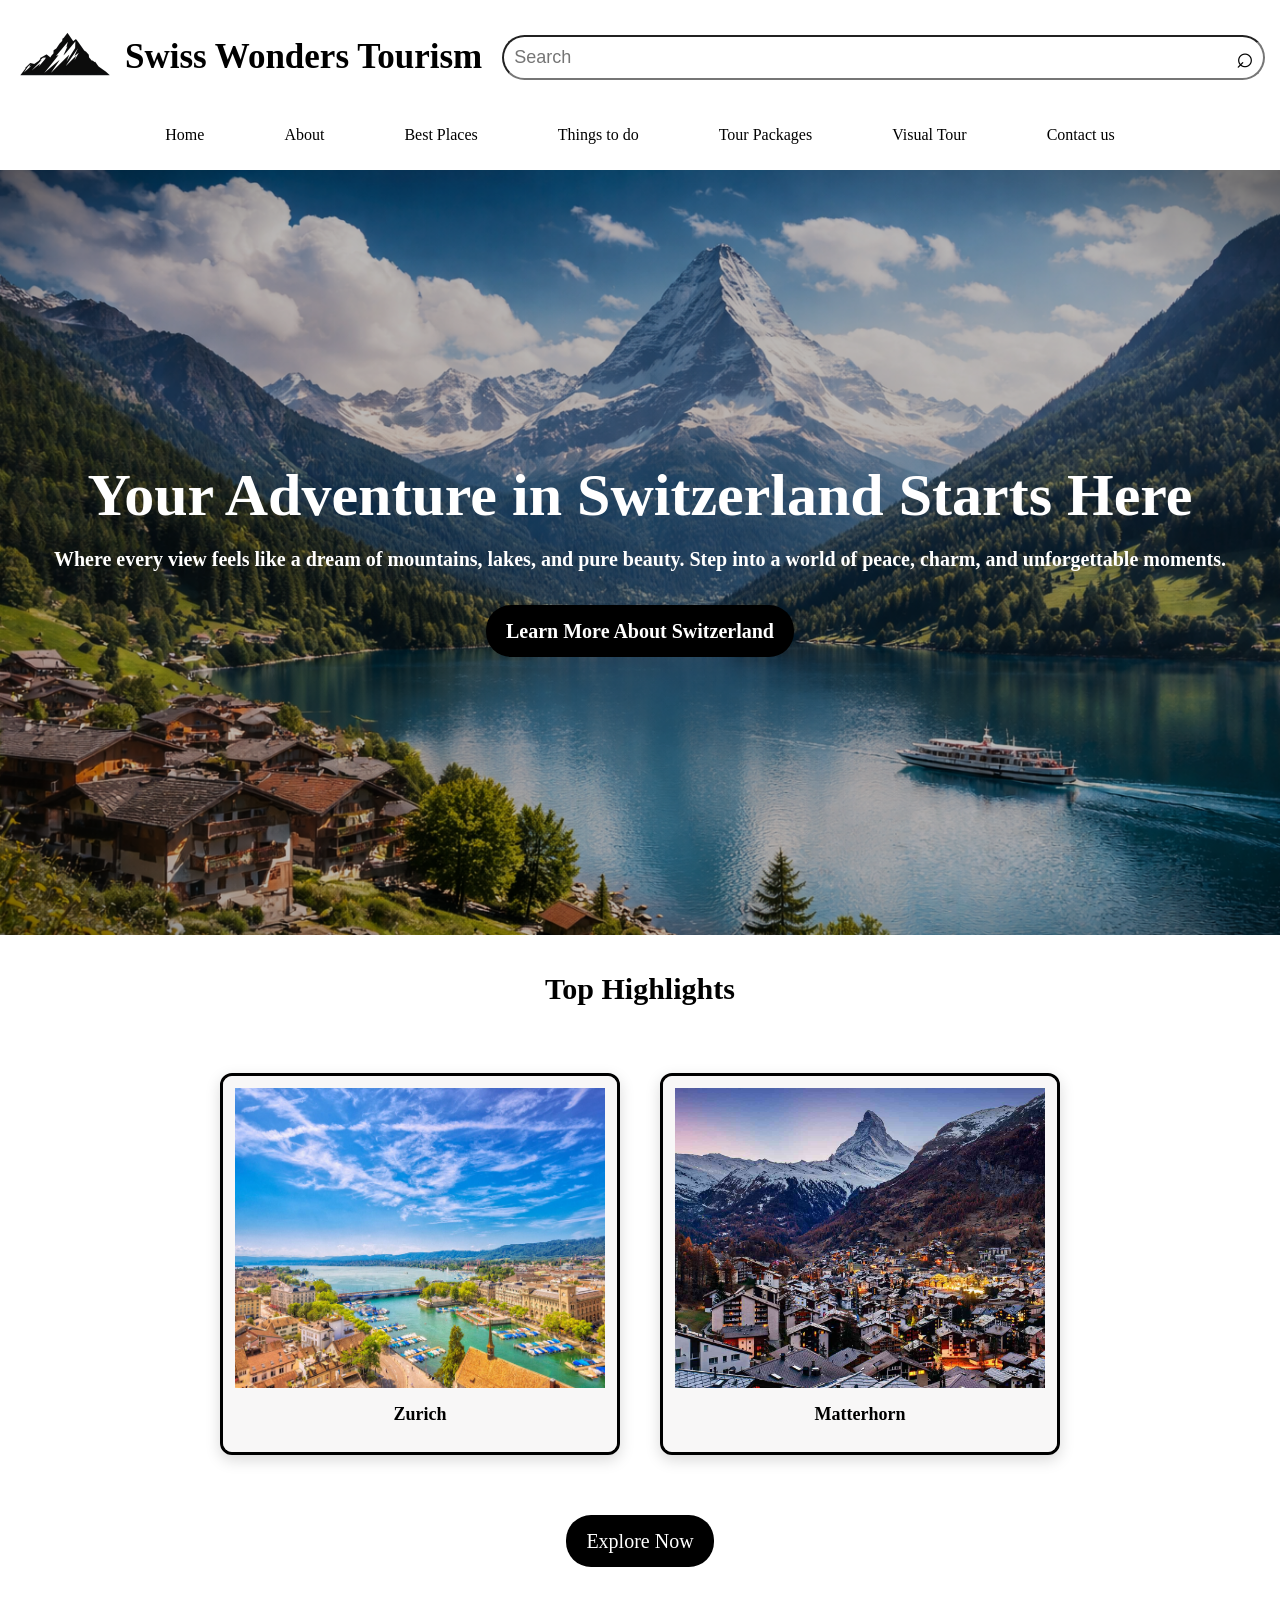
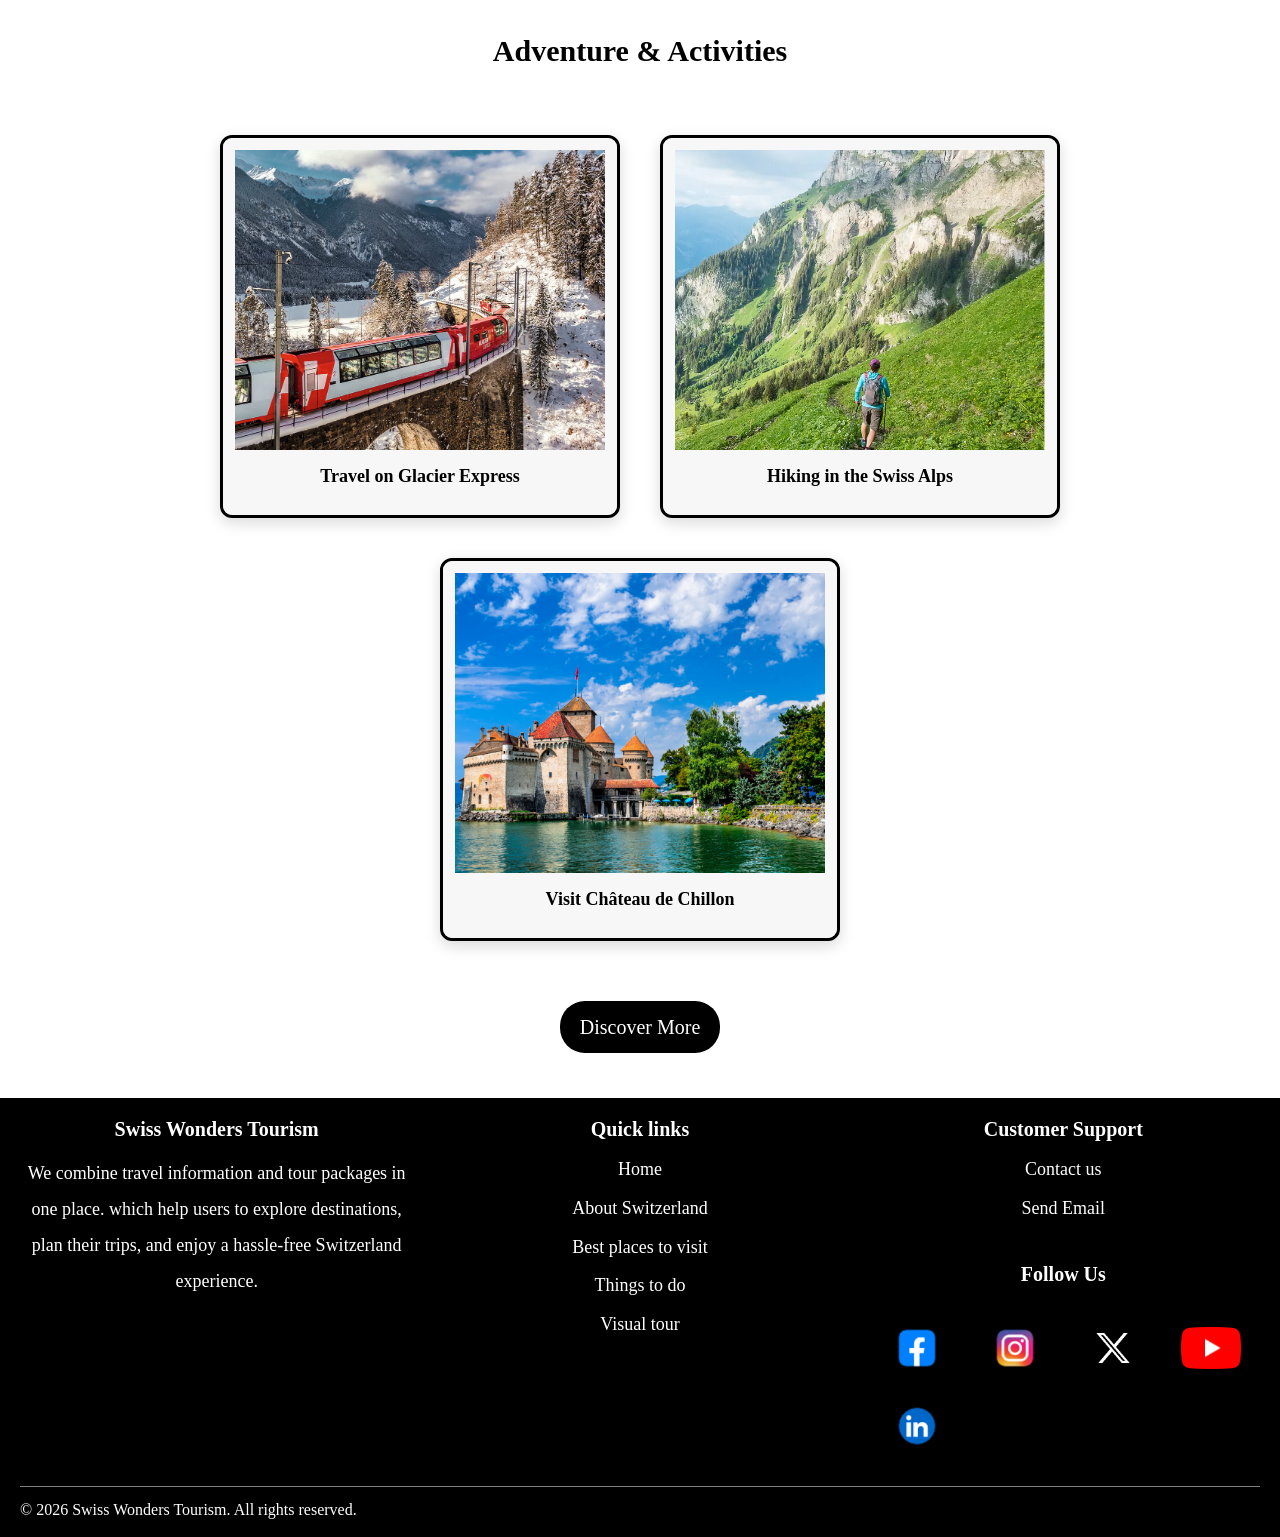
<file: index.html>
<!DOCTYPE html>
<html lang="en">

<head>
    <meta charset="UTF-8">
    <meta name="viewport" content="width=device-width, initial-scale=1.0">
    <title>Swiss Wonders Tourism</title>
    <link rel="stylesheet" href="style.css">
</head>

<body>

<header>

        <div class="logo-container">
            <img src="Images/swiss logo.png" alt="Website Logo" >
            <h1>Swiss Wonders Tourism</h1>
        </div>
       
        <div class="search-container">
            <input type="text" placeholder="Search">
            <button type="button">⌕</button>
        </div>
  </div>
     <nav class="navbar">

        <ul class="nav-links">
            <li><a href="index.html">Home</a></li>
            <li><a href="about.html">About</a></li>
            <li><a href="places.html">Best Places</a></li>
            <li><a href="things.html">Things to do</a></li>
            <li><a href="packages.html">Tour Packages</a></li>
            <li><a href="visual-tour.html">Visual Tour</a></li>
            <li><a href="contact.html">Contact us</a></li>
        </ul>

  </nav>

</header>

<section class="hero">

      <div class="hero-content">
           <h1>Your Adventure in Switzerland Starts Here</h1>
           <p>
              Where every view feels like a dream of mountains, lakes, and pure beauty.
              Step into a world of peace, charm, and unforgettable moments.
           </p>
        <a href="about.html" class="btn">Learn More About Switzerland</a>
      </div>

</section>

<section class="highlights">

       <h2>Top Highlights</h2>

<div class="card-container">

         <div class="card">
          <a href="famousregion.html#zurich">
            <img src="Images/fam_zurich.jpg" alt="Zurich" width="400" height="300">
            <h4>Zurich</h4>
          </a>
         </div>

         <div class="card">
          <a href="topattraction.html#Matterhorn">
             <img src="Images/top_matterhorn.jpg" alt="Matterhorn" width="400" height="300">
             <h4>Matterhorn</h4>
          </a>
         </div>

  </div>

  <a href="places.html" class="btn">Explore Now</a>

</section>

<section class="activities">

  <h2>Adventure & Activities</h2>

    <div class="card-container">

      <div class="card">
        <a href="detail.html#glacier-express">
        <img src="Images/glacier.png" alt="Rigi" width="400" height="300">
        <h4>Travel on Glacier Express</h4>
        </a>
      </div>

      <div class="card">
        <a href="detail.html#swiss-alps-hiking">
         <img src="Images/hiking.png" alt="Swiss Alps" width="400" height="300">
         <h4>Hiking in the Swiss Alps</h4>
         </a>
      </div>

      <div class="card">
        <a href="detail.html#chillon-castle">
         <img src="Images/visit chateau.jpg" alt="Château de Chillon" width="400" height="300">
         <h4>Visit Château de Chillon</h4>
        </a>
         
      </div>

    </div>

  <a href="things to do.html" class="btn">Discover More</a>

</section>


<footer>

  <div class="footer-container">

      <div class="footer-column">
        <h3>Swiss Wonders Tourism</h3>
        <p> We combine travel information and tour packages in one place. which help users to explore destinations, plan their trips, and enjoy a hassle-free Switzerland experience. </p>
      </div>

    
     <div class="footer-column">
        <h3>Quick links</h3>
        <ul>
          <li><a href="index.html">Home</a></li>
          <li><a href="about.html">About Switzerland</a></li>
          <li><a href="places.html">Best places to visit</a></li>
          <li><a href="things.html">Things to do</a></li>
          <li><a href="visual.html">Visual tour</a></li>
        </ul>
    </div>

    <div class="footer-column">
       <h3>Customer Support</h3>
       <ul>
         <li><a href="contact.html">Contact us</a></li>
         <li><a href="mailto:Swizz.wonder@gmail.com">Send Email</a></li>
       </ul>

    <div class=" footer-icons">
       <h3>Follow Us</h3>
         <img src="Images/facebook.png" alt="Facebook">
         <img src="Images/instagram.png" alt="Instagram">
         <img src="Images/twitter.png" alt="Twitter">
         <img src="Images/youtube.png" alt="YouTube">
         <img src="Images/linkedin.png" alt="LinkedIn">
    </div>

  </div>

    <div class="footer-bottom">
       <p>© 2026 Swiss Wonders Tourism. All rights reserved.</p>
    </div>

</footer>

</body>
</html>
</file>
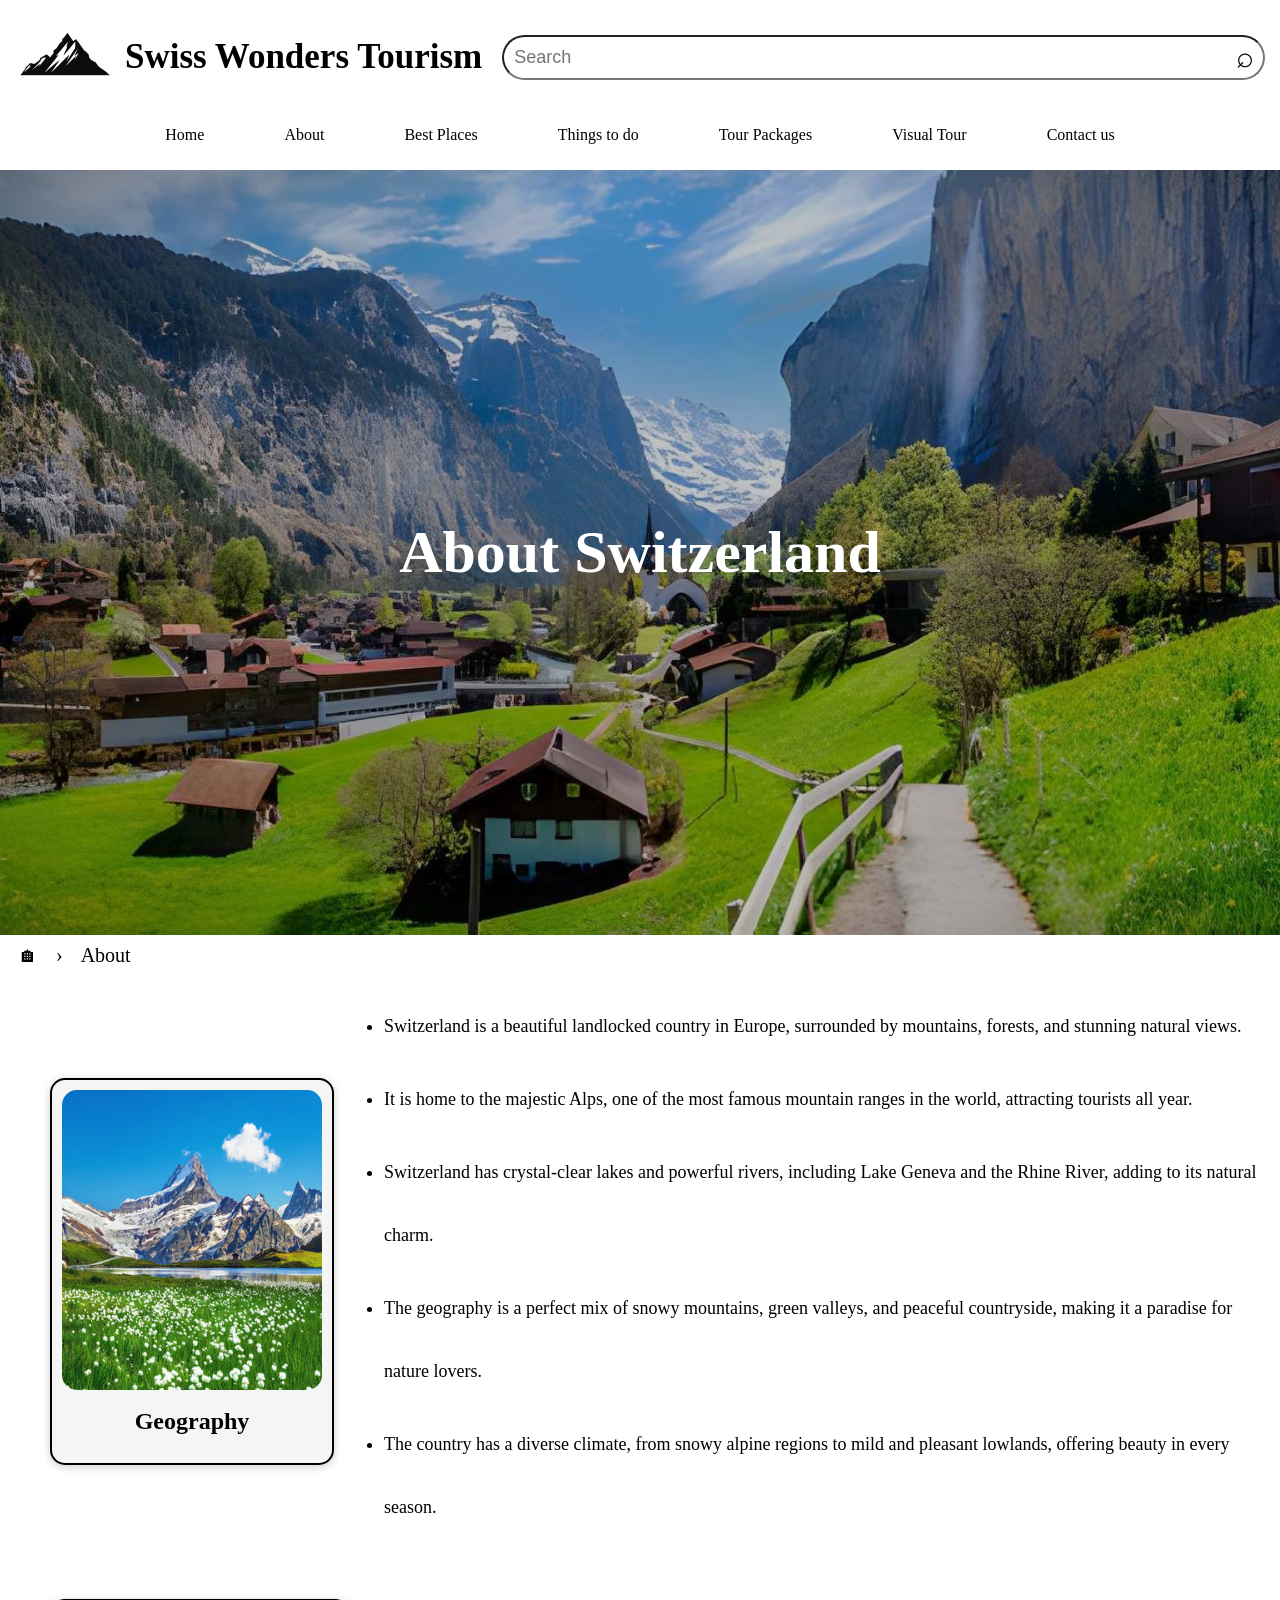
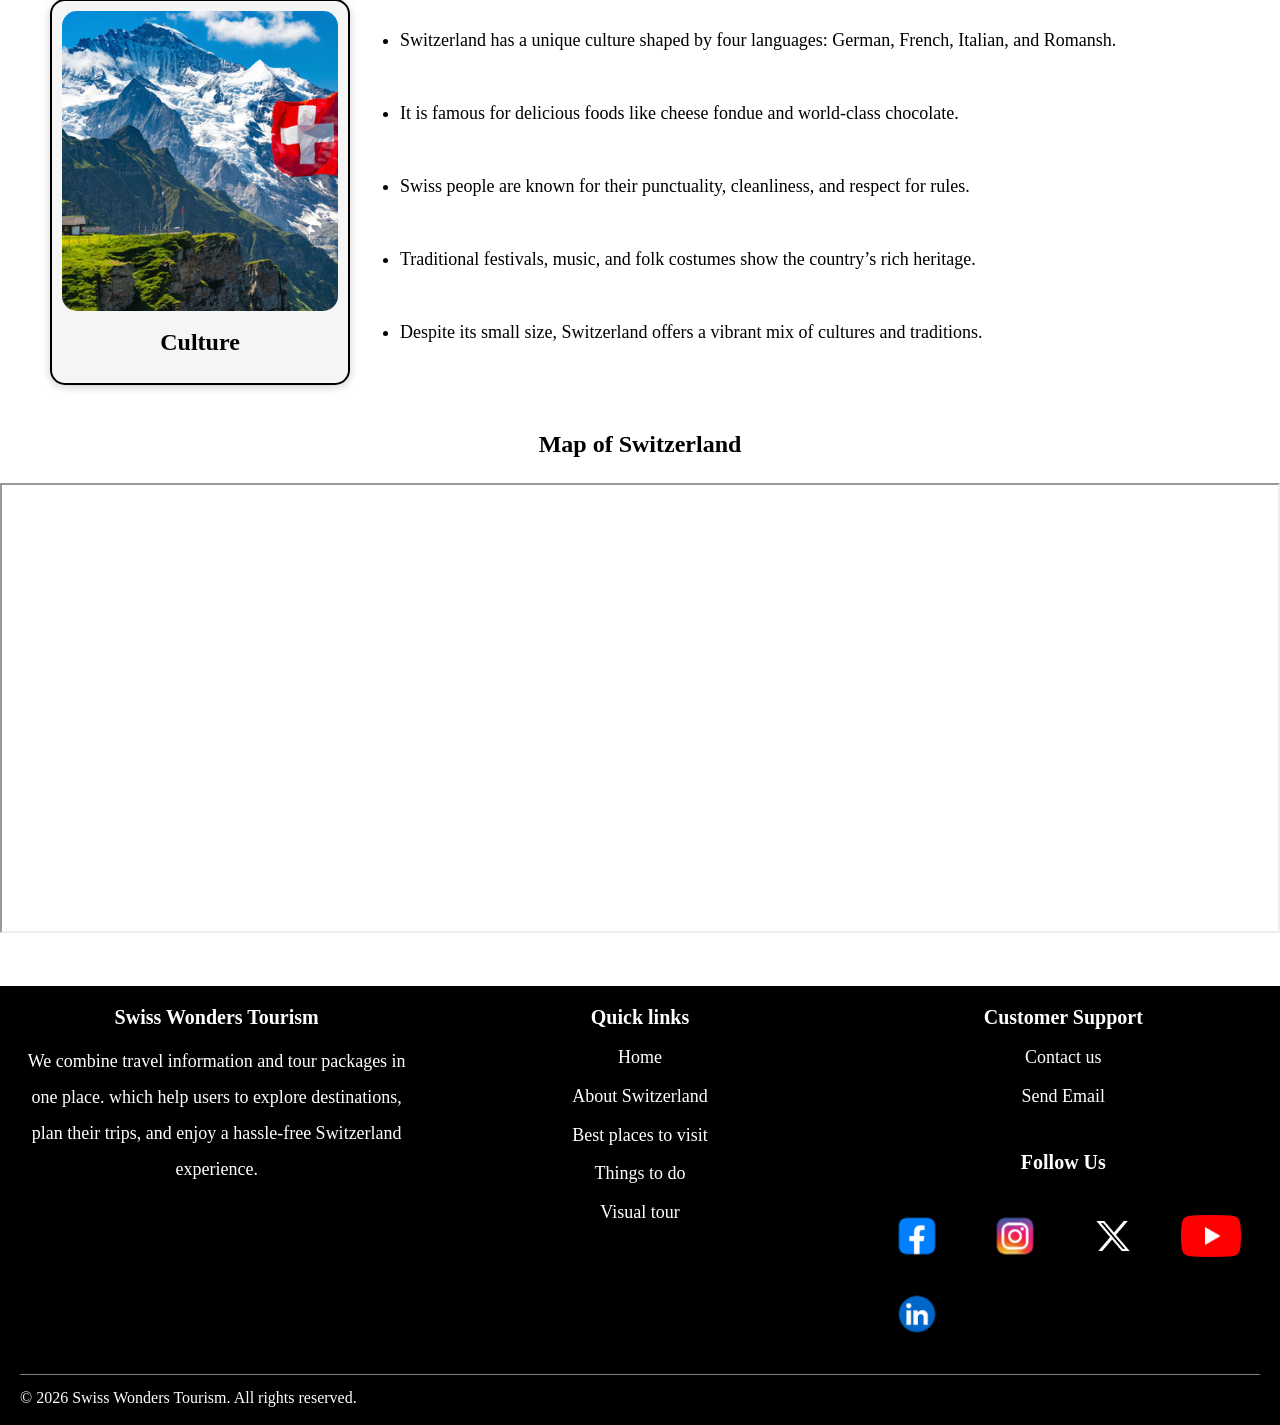
<file: about.html>
<!DOCTYPE html>
<html lang="en">

<head>
    <meta charset="UTF-8">
    <meta name="viewport" content="width=device-width, initial-scale=1.0">
    <title>Swiss Wonders Tourism</title>
    <link rel="stylesheet" href="style.css">
</head>

<body>

<header>

        <div class="logo-container">
            <img src="Images/swiss logo.png" alt="Website Logo" >
            <h1>Swiss Wonders Tourism</h1>
        </div>
       
        <div class="search-container">
            <input type="text" placeholder="Search">
            <button type="button">⌕</button>
        </div>
  </div>
     <nav class="navbar">

        <ul class="nav-links">
            <li><a href="index.html">Home</a></li>
            <li><a href="about.html">About</a></li>
            <li><a href="places.html">Best Places</a></li>
            <li><a href="things.html">Things to do</a></li>
            <li><a href="packages.html">Tour Packages</a></li>
            <li><a href="visual.html">Visual Tour</a></li>
            <li><a href="contact.html">Contact us</a></li>
        </ul>

  </nav>

</header>

<section class="hero hero-about">
      <div class="hero-content">
           <h1>About Switzerland</h1>
      </div>

</section>

<nav class="icon-nav">
    <a href="index.html">🏠︎ </a>
    <span class="arrow">›</span>
    <a href="about.html">About</a>
</nav>

<section class="about">

  <div class="geography">

    <div class="card geo-card">
        <img src="Images/geographycard.jpg" alt="Switzerland view">
        <h4>Geography</h4>
    </div>

    <div class="points">
        <ul>
            <li>Switzerland is a beautiful landlocked country in Europe, surrounded by mountains, forests, and stunning natural views.</li>
            <li>It is home to the majestic Alps, one of the most famous mountain ranges in the world, attracting tourists all year.</li>
            <li>Switzerland has crystal-clear lakes and powerful rivers, including Lake Geneva and the Rhine River, adding to its natural charm.</li>
            <li>The geography is a perfect mix of snowy mountains, green valleys, and peaceful countryside, making it a paradise for nature lovers.</li>
            <li>The country has a diverse climate, from snowy alpine regions to mild and pleasant lowlands, offering beauty in every season.</li>

        </ul>
    </div>

  </div>

  <div class="culture">

    <div class="card cul-card">
        <img src="Images/culture.jpg" alt="Switzerland flag">
        <h4>Culture</h4>
    </div>

    <div class="points">
        <ul>
            <li>Switzerland has a unique culture shaped by four languages: German, French, Italian, and Romansh.</li>
            <li>It is famous for delicious foods like cheese fondue and world-class chocolate.</li>
            <li>Swiss people are known for their punctuality, cleanliness, and respect for rules.</li>
            <li>Traditional festivals, music, and folk costumes show the country’s rich heritage.</li>
            <li>Despite its small size, Switzerland offers a vibrant mix of cultures and traditions.</li>
        </ul>
    </div>

</section>

    <div class="map-section">
        <h2>Map of Switzerland</h2>

       <iframe 
        src="https://www.google.com/maps?q=Switzerland&output=embed"
        width="100%" 
        height="450" 
        loading="lazy">
       </iframe>
   
    </div>

<footer>

  <div class="footer-container">

      <div class="footer-column">
        <h3>Swiss Wonders Tourism</h3>
        <p> We combine travel information and tour packages in one place. which help users to explore destinations, plan their trips, and enjoy a hassle-free Switzerland experience. </p>
      </div>

    
     <div class="footer-column">
        <h3>Quick links</h3>
        <ul>
          <li><a href="index.html">Home</a></li>
          <li><a href="about.html">About Switzerland</a></li>
          <li><a href="places.html">Best places to visit</a></li>
          <li><a href="things to do.html">Things to do</a></li>
          <li><a href="visual tour.html">Visual tour</a></li>
        </ul>
    </div>

    <div class="footer-column">
       <h3>Customer Support</h3>
       <ul>
         <li><a href="contact.html">Contact us</a></li>
         <li><a href="mailto:Swizz.wonder@gmail.com">Send Email</a></li>
       </ul>

    <div class=" footer-icons">
       <h3>Follow Us</h3>
         <img src="Images/facebook.png" alt="Facebook">
         <img src="Images/instagram.png" alt="Instagram">
         <img src="Images/twitter.png" alt="Twitter">
         <img src="Images/youtube.png" alt="YouTube">
         <img src="Images/linkedin.png" alt="LinkedIn">
    </div>

  </div>

    <div class="footer-bottom">
       <p>© 2026 Swiss Wonders Tourism. All rights reserved.</p>
    </div>

</footer>

</body>
</html>
</file>
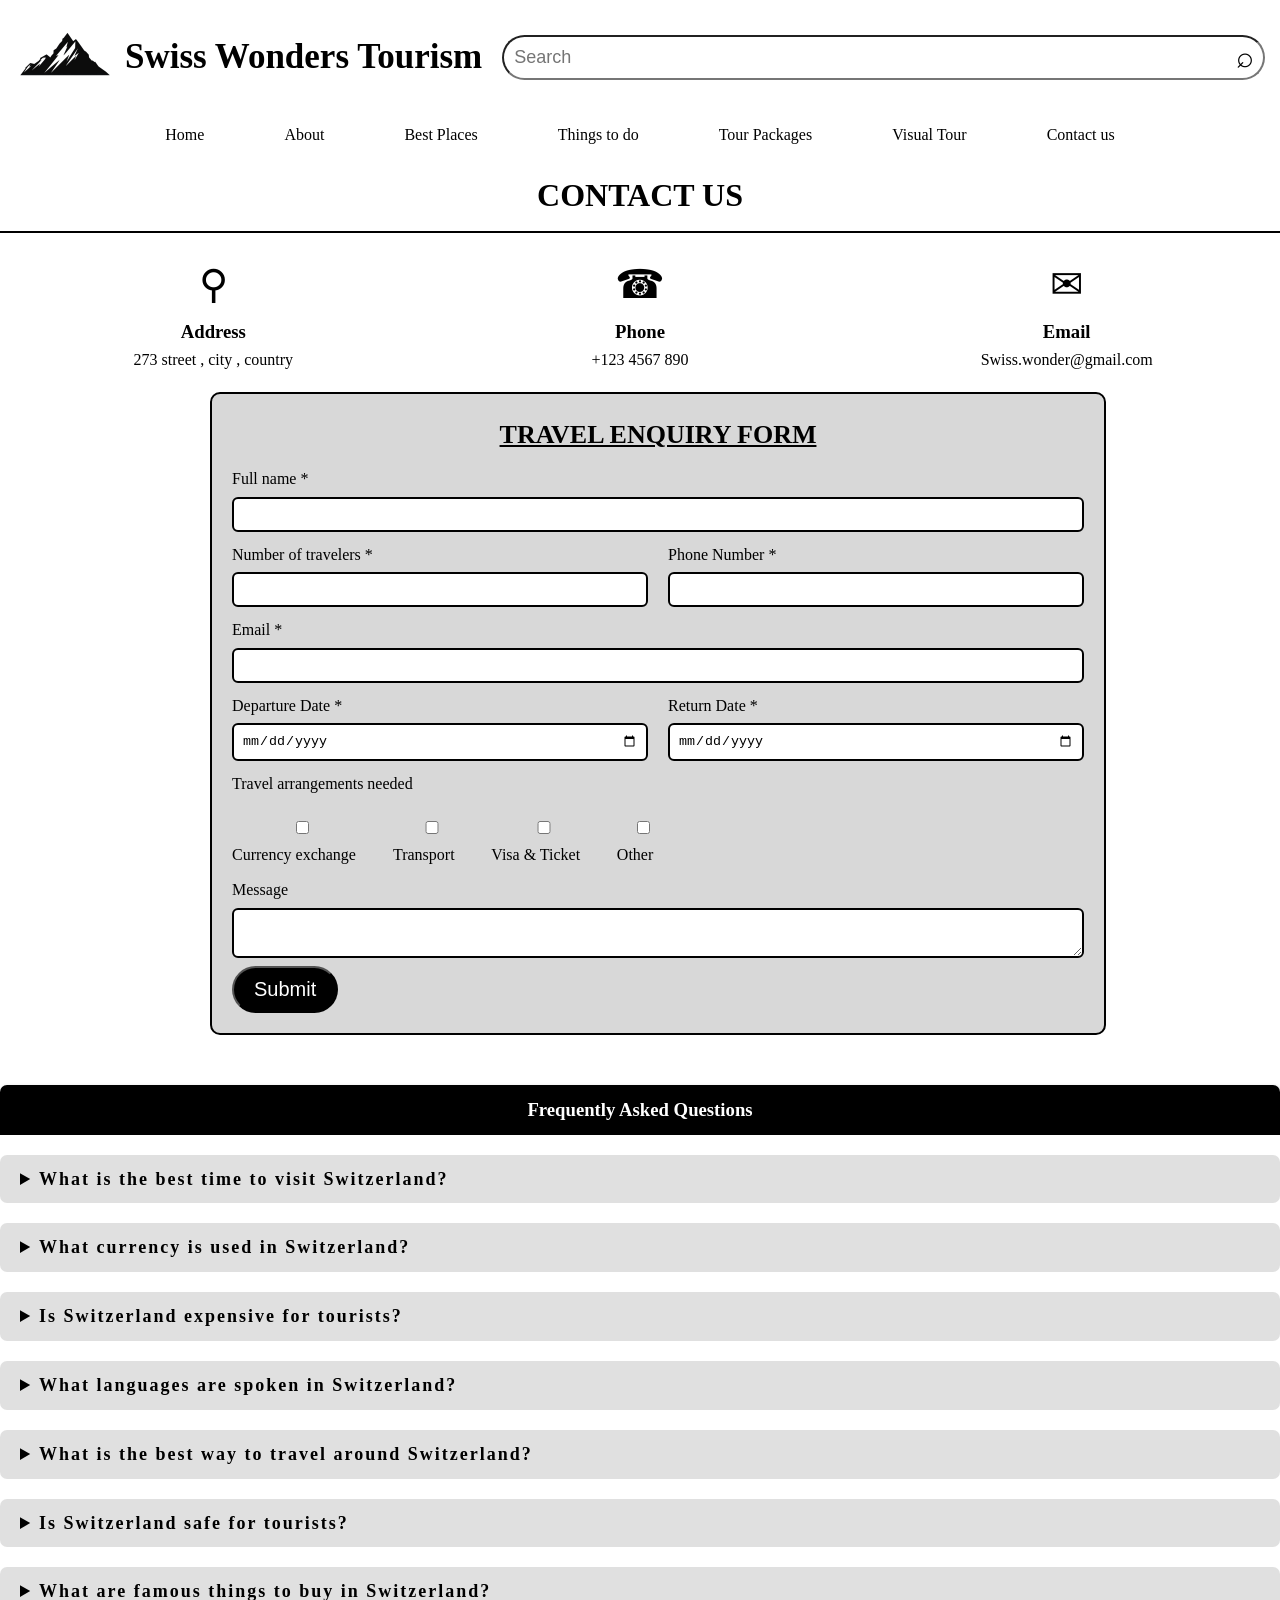
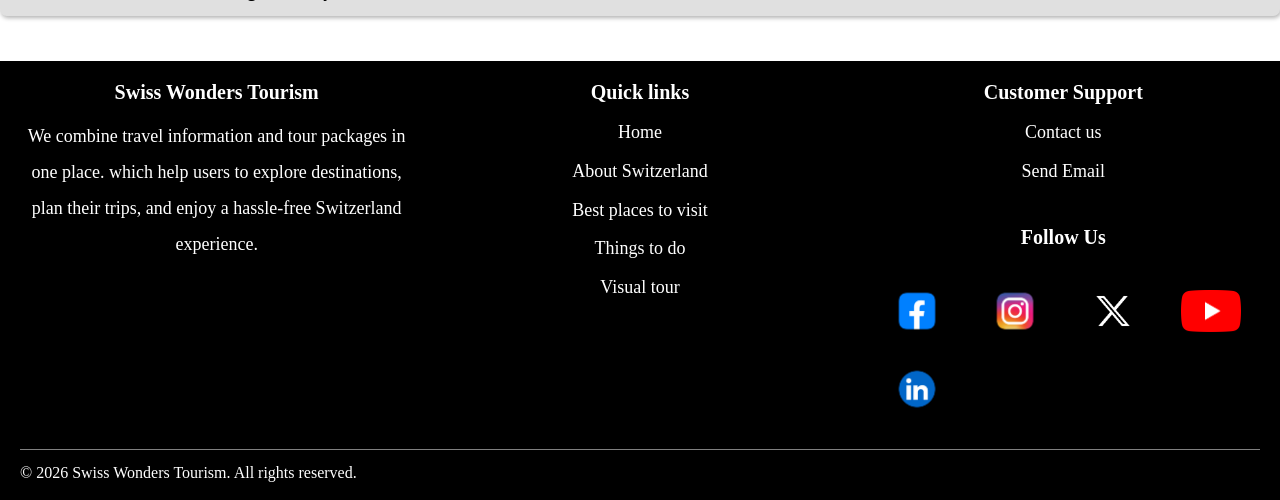
<file: contact.html>
<!DOCTYPE html>
<html lang="en">

<head>
    <meta charset="UTF-8">
    <meta name="viewport" content="width=device-width, initial-scale=1.0">
    <title>Swiss Wonders Tourism</title>
    <link rel="stylesheet" href="style.css">
</head>

<body>

<header>

        <div class="logo-container">
            <img src="Images/swiss logo.png" alt="Website Logo" >
            <h1>Swiss Wonders Tourism</h1>
        </div>
       
        <div class="search-container">
            <input type="text" placeholder="Search">
            <button type="button">⌕</button>
        </div>
  </div>
     <nav class="navbar">

        <ul class="nav-links">
            <li><a href="index.html">Home</a></li>
            <li><a href="about.html">About</a></li>
            <li><a href="places.html">Best Places</a></li>
            <li><a href="things.html">Things to do</a></li>
            <li><a href="packages.html">Tour Packages</a></li>
            <li><a href="visual.html">Visual Tour</a></li>
            <li><a href="contact.html">Contact us</a></li>
        </ul>

  </nav>

</header>

<div class="contact-container">
    <div class="con-title">
        <h1>CONTACT US</h1>
    </div>

    <div class="con-info">
        <div class="info-box">
            <div class="icon">⚲</div>
            <h3>Address</h3>
            <p>273 street , city , country</p>
        </div>

        <div class="info-box">
            <div class="icon">☎</div>
            <h3>Phone</h3>
            <p>+123 4567 890</p>
        </div>

        <div class="info-box">
            <div class="icon">✉</div>
            <h3>Email</h3>
            <p>Swiss.wonder@gmail.com</p>
        </div>
    </div>

   
<div class="form-container">
        <h2>TRAVEL ENQUIRY FORM</h2>

        <form>
            <label>Full name *</label>
            <input type="text" required>

            <div class="row">
                <div>
                    <label>Number of travelers *</label>
                    <input type="number" required>
                </div>

                <div>
                    <label>Phone Number *</label>
                    <input type="text" required>
                </div>
            </div>

            <label>Email *</label>
            <input type="email" required>

            <div class="row">
                <div>
                    <label>Departure Date *</label>
                    <input type="date" required>
                </div>

                <div>
                    <label>Return Date *</label>
                    <input type="date" required>
                </div>
            </div>

            <label>Travel arrangements needed</label>
            <div class="checkbox-group">
                <label><input type="checkbox"> Currency exchange</label>
                <label><input type="checkbox"> Transport</label>
                <label><input type="checkbox"> Visa & Ticket</label>
                <label><input type="checkbox"> Other</label>
            </div>

            <label>Message</label>
            <textarea></textarea>

            <button class="btn" type="submit">Submit</button>
        </form>
</div>

    
<div class="faq-container">
        <h3>Frequently Asked Questions</h3>

    <details>
        <summary>What is the best time to visit Switzerland?</summary>
        <p>
            The best time depends on your interest.<br>
            Summer (June–September) is best for hiking and lakes.<br>
            Winter (December–March) is best for skiing and snow activities.<br>
            Spring and Autumn are quieter with beautiful scenery.
        </p>
    </details>

    <details>
        <summary>What currency is used in Switzerland?</summary>
        <p>
            Switzerland uses the Swiss Franc (CHF).<br>
            Some places accept Euros, but change is usually given in CHF.
        </p>
    </details>

    <details>
        <summary>Is Switzerland expensive for tourists?</summary>
        <p>
            Yes, it is quite expensive.<br>
            But you can save money by using public transport, staying in budget hotels, and eating at local shops or bakeries.
        </p>
    </details>

    <details>
        <summary>What languages are spoken in Switzerland?</summary>
        <p>
            Switzerland has four official languages: German, French, Italian, and Romansh.<br>
            English is also widely understood in tourist areas.
        </p>
    </details>

    <details>
        <summary>What is the best way to travel around Switzerland?</summary>
        <p>
            The best way is by train and public transport.<br>
            The Swiss railway system is fast, clean, and very scenic.
        </p>
    </details>

    <details>
        <summary>Is Switzerland safe for tourists?</summary>
        <p>
            Yes, Switzerland is one of the safest countries in the world.<br>
            It is very comfortable even for solo travelers.
        </p>
    </details>

    <details>
        <summary>What are famous things to buy in Switzerland?</summary>
        <p>
            Popular souvenirs include Swiss chocolate, Swiss watches, Swiss army knives, and cheese products.
        </p>
    </details>

</div>

<footer>

  <div class="footer-container">

      <div class="footer-column">
        <h3>Swiss Wonders Tourism</h3>
        <p> We combine travel information and tour packages in one place. which help users to explore destinations, plan their trips, and enjoy a hassle-free Switzerland experience. </p>
      </div>

    
     <div class="footer-column">
        <h3>Quick links</h3>
        <ul>
          <li><a href="index.html">Home</a></li>
          <li><a href="about.html">About Switzerland</a></li>
          <li><a href="places.html">Best places to visit</a></li>
          <li><a href="things to do.html">Things to do</a></li>
          <li><a href="visual tour.html">Visual tour</a></li>
        </ul>
    </div>

    <div class="footer-column">
       <h3>Customer Support</h3>
       <ul>
         <li><a href="contact.html">Contact us</a></li>
         <li><a href="mailto:Swizz.wonder@gmail.com">Send Email</a></li>
       </ul>

    <div class=" footer-icons">
       <h3>Follow Us</h3>
         <img src="Images/facebook.png" alt="Facebook">
         <img src="Images/instagram.png" alt="Instagram">
         <img src="Images/twitter.png" alt="Twitter">
         <img src="Images/youtube.png" alt="YouTube">
         <img src="Images/linkedin.png" alt="LinkedIn">
    </div>

  </div>

    <div class="footer-bottom">
       <p>© 2026 Swiss Wonders Tourism. All rights reserved.</p>
    </div>

</footer>

</body>
</html>
</file>
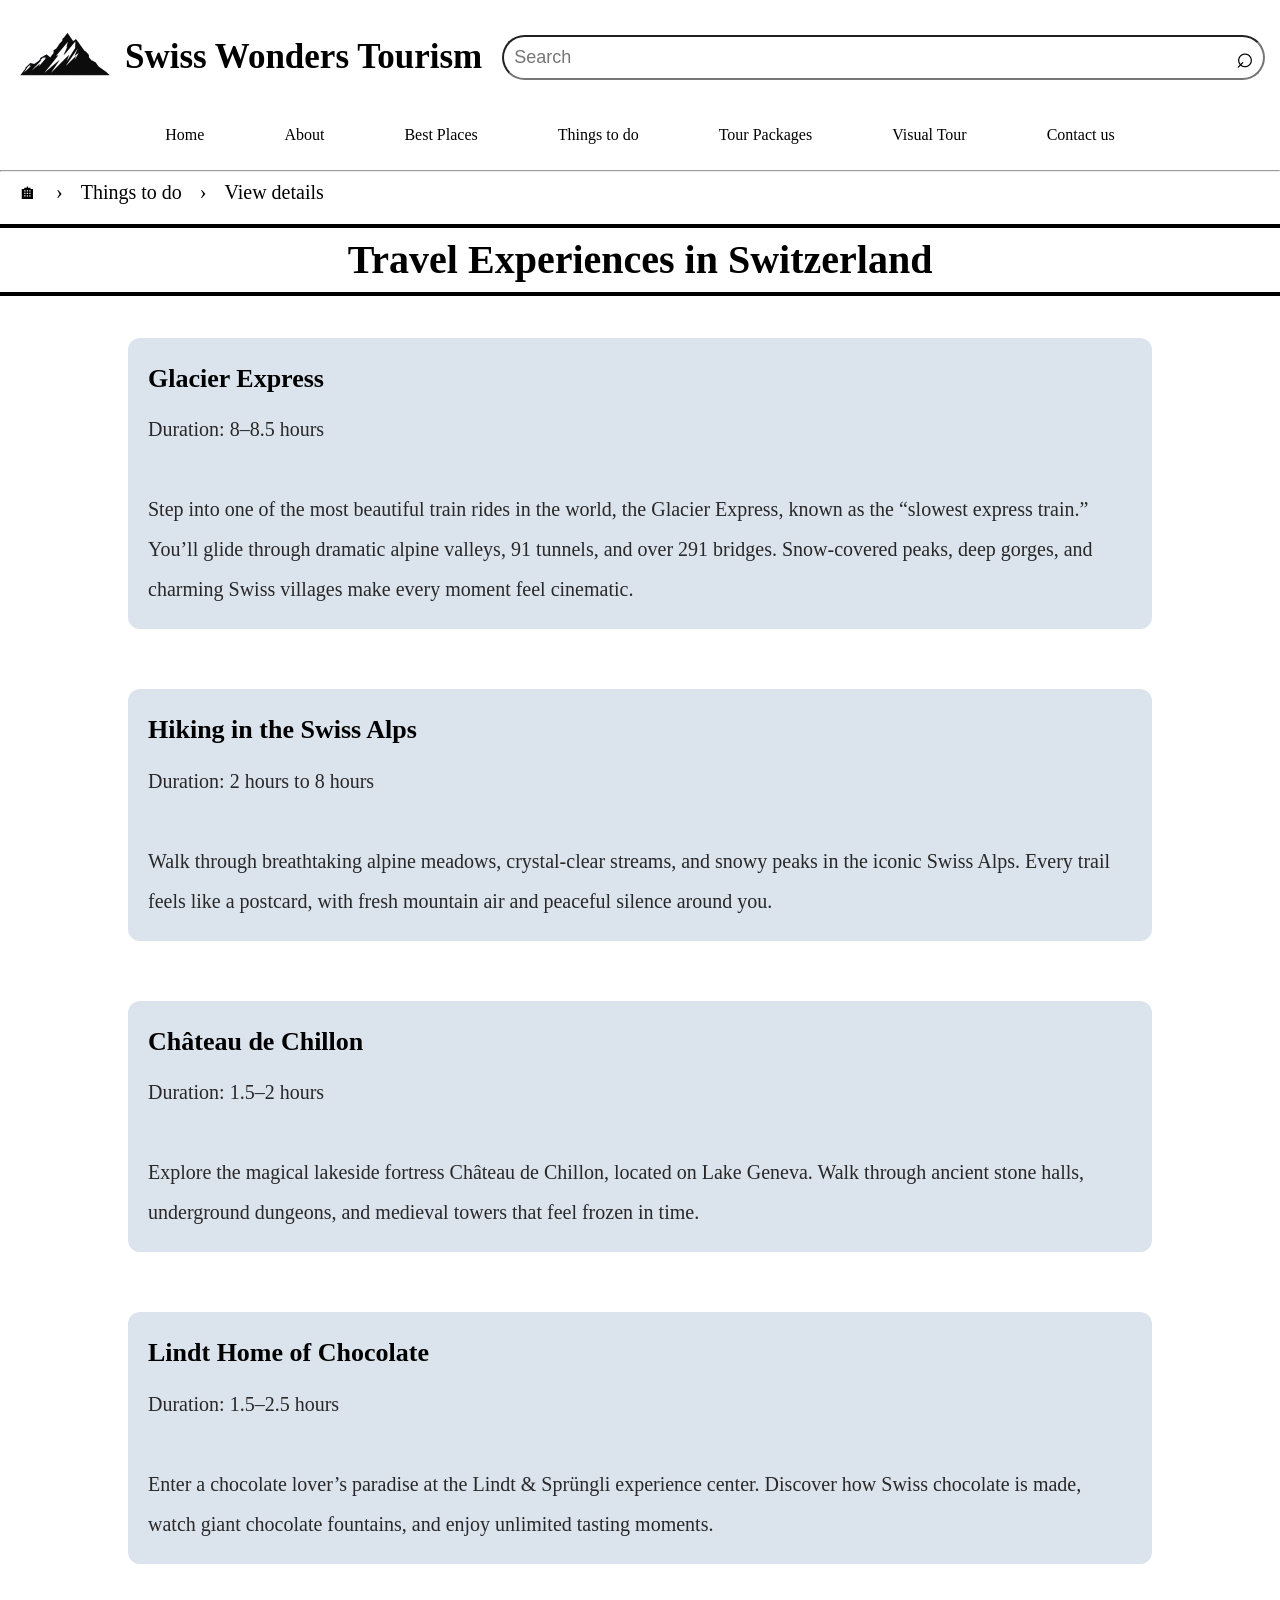
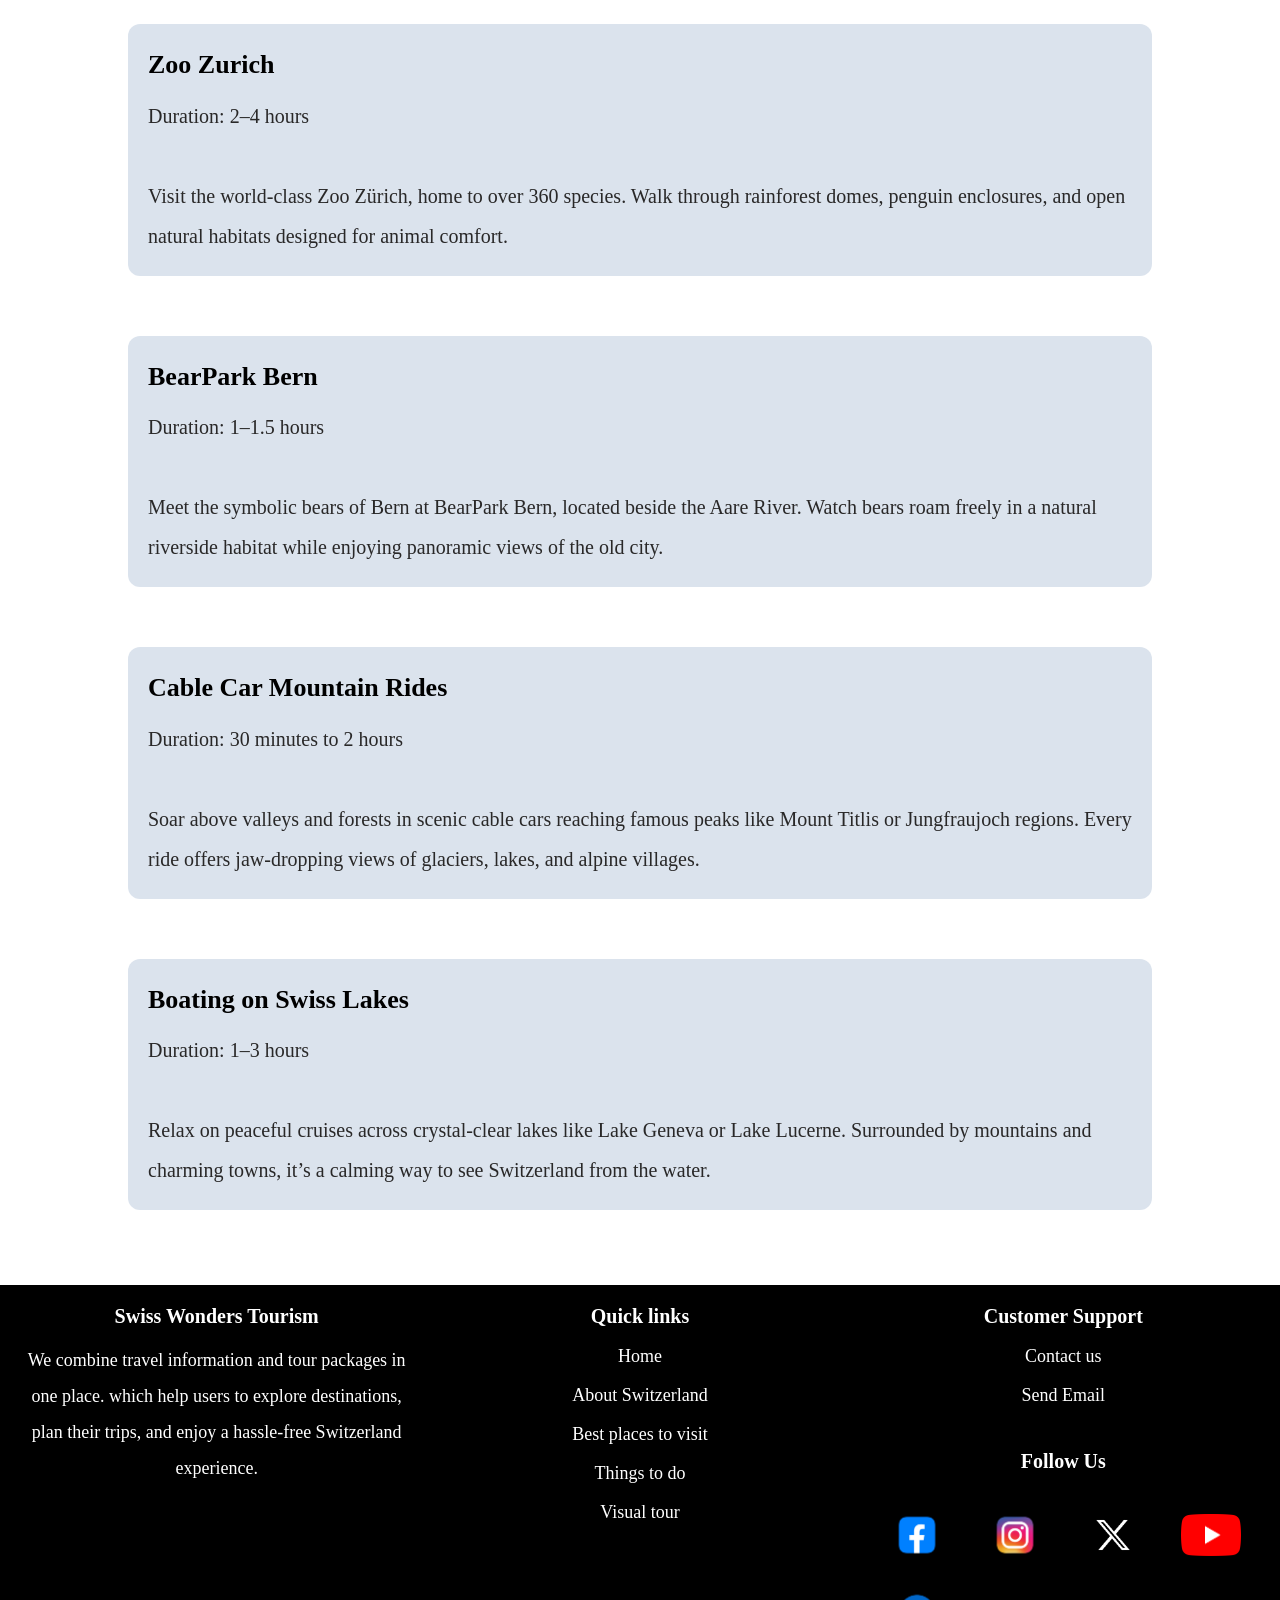
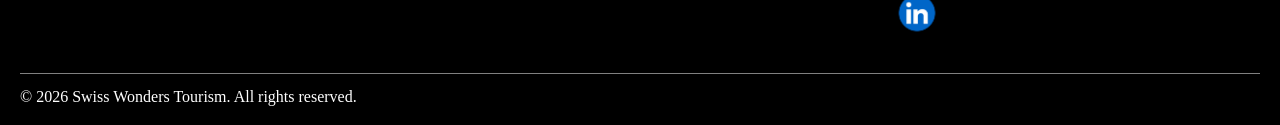
<file: detail.html>
<!DOCTYPE html>
<html lang="en">

<head>
    <meta charset="UTF-8">
    <meta name="viewport" content="width=device-width, initial-scale=1.0">
    <title>Swiss Wonders Tourism</title>
    <link rel="stylesheet" href="style.css">
</head>

<body>

<header>

        <div class="logo-container">
            <img src="Images/swiss logo.png" alt="Website Logo" >
            <h1>Swiss Wonders Tourism</h1>
        </div>
       
        <div class="search-container">
            <input type="text" placeholder="Search">
            <button type="button">⌕</button>
        </div>
  </div>
     <nav class="navbar">

        <ul class="nav-links">
            <li><a href="index.html">Home</a></li>
            <li><a href="about.html">About</a></li>
            <li><a href="places.html">Best Places</a></li>
            <li><a href="things.html">Things to do</a></li>
            <li><a href="packages.html">Tour Packages</a></li>
            <li><a href="visual.html">Visual Tour</a></li>
            <li><a href="contact.html">Contact us</a></li>
        </ul>

  </nav>

</header>

<hr>

<nav class="icon-nav">
    <a href="index.html">🏠︎ </a>
    <span class="arrow">›</span>
    <a href="things.html">Things to do </a>
    <span class="arrow">›</span>
    <a href="detail.html">View details</a>

</nav>

<div class="detail-container">

  <h1>Travel Experiences in Switzerland</h1>

  <div id="glacier-express" class="detail-card">
    <h2>Glacier Express</h2>
    <p>
      Duration: 8–8.5 hours <br><br>
Step into one of the most beautiful train rides in the world, the Glacier Express, known as the “slowest express train.” You’ll glide through dramatic alpine valleys, 91 tunnels, and over 291 bridges. Snow-covered peaks, deep gorges, and charming Swiss villages make every moment feel cinematic.
    </p>
  </div>

  
  <div id="swiss-alps-hiking" class="detail-card">
    <h2>Hiking in the Swiss Alps</h2>
    <p>
      Duration: 2 hours to 8 hours<br><br>
Walk through breathtaking alpine meadows, crystal-clear streams, and snowy peaks in the iconic Swiss Alps. Every trail feels like a postcard, with fresh mountain air and peaceful silence around you.
    </p>
  </div>

  <div id="chillon-castle" class="detail-card">
    <h2>Château de Chillon</h2>
    <p>
      Duration: 1.5–2 hours<br><br>
Explore the magical lakeside fortress Château de Chillon, located on Lake Geneva. Walk through ancient stone halls, underground dungeons, and medieval towers that feel frozen in time.
    </p>
  </div>

 
  <div id="lindt-chocolate" class="detail-card">
    <h2>Lindt Home of Chocolate</h2>
    <p>
      Duration: 1.5–2.5 hours<br><br>
Enter a chocolate lover’s paradise at the Lindt & Sprüngli experience center. Discover how Swiss chocolate is made, watch giant chocolate fountains, and enjoy unlimited tasting moments.
    </p>
  </div>

  <div id="zoo-zurich" class="detail-card">
    <h2>Zoo Zurich</h2>
    <p>
      Duration: 2–4 hours<br><br>
Visit the world-class Zoo Zürich, home to over 360 species. Walk through rainforest domes, penguin enclosures, and open natural habitats designed for animal comfort.
    </p>
  </div>


  <div id="bear-park-bern" class="detail-card">
    <h2>BearPark Bern</h2>
    <p>
      Duration: 1–1.5 hours<br><br>
Meet the symbolic bears of Bern at BearPark Bern, located beside the Aare River. Watch bears roam freely in a natural riverside habitat while enjoying panoramic views of the old city.
    </p>
  </div>

  
  <div id="cable-car" class="detail-card">
    <h2>Cable Car Mountain Rides</h2>
    <p>
      Duration: 30 minutes to 2 hours<br><br>
Soar above valleys and forests in scenic cable cars reaching famous peaks like Mount Titlis or Jungfraujoch regions. Every ride offers jaw-dropping views of glaciers, lakes, and alpine villages.
    </p>
  </div>


  <div id="lake-boating" class="detail-card">
    <h2>Boating on Swiss Lakes</h2>
    <p>
      Duration: 1–3 hours<br><br>
Relax on peaceful cruises across crystal-clear lakes like Lake Geneva or Lake Lucerne. Surrounded by mountains and charming towns, it’s a calming way to see Switzerland from the water.
    </p>
  </div>

</div>

<footer>

  <div class="footer-container">

      <div class="footer-column">
        <h3>Swiss Wonders Tourism</h3>
        <p> We combine travel information and tour packages in one place. which help users to explore destinations, plan their trips, and enjoy a hassle-free Switzerland experience. </p>
      </div>

    
     <div class="footer-column">
        <h3>Quick links</h3>
        <ul>
          <li><a href="index.html">Home</a></li>
          <li><a href="about.html">About Switzerland</a></li>
          <li><a href="places.html">Best places to visit</a></li>
          <li><a href="things to do.html">Things to do</a></li>
          <li><a href="visual tour.html">Visual tour</a></li>
        </ul>
    </div>

    <div class="footer-column">
       <h3>Customer Support</h3>
       <ul>
         <li><a href="contact.html">Contact us</a></li>
         <li><a href="mailto:Swizz.wonder@gmail.com">Send Email</a></li>
       </ul>

    <div class=" footer-icons">
       <h3>Follow Us</h3>
         <img src="Images/facebook.png" alt="Facebook">
         <img src="Images/instagram.png" alt="Instagram">
         <img src="Images/twitter.png" alt="Twitter">
         <img src="Images/youtube.png" alt="YouTube">
         <img src="Images/linkedin.png" alt="LinkedIn">
    </div>

  </div>

    <div class="footer-bottom">
       <p>© 2026 Swiss Wonders Tourism. All rights reserved.</p>
    </div>

</footer>

</body>
</html>
</file>
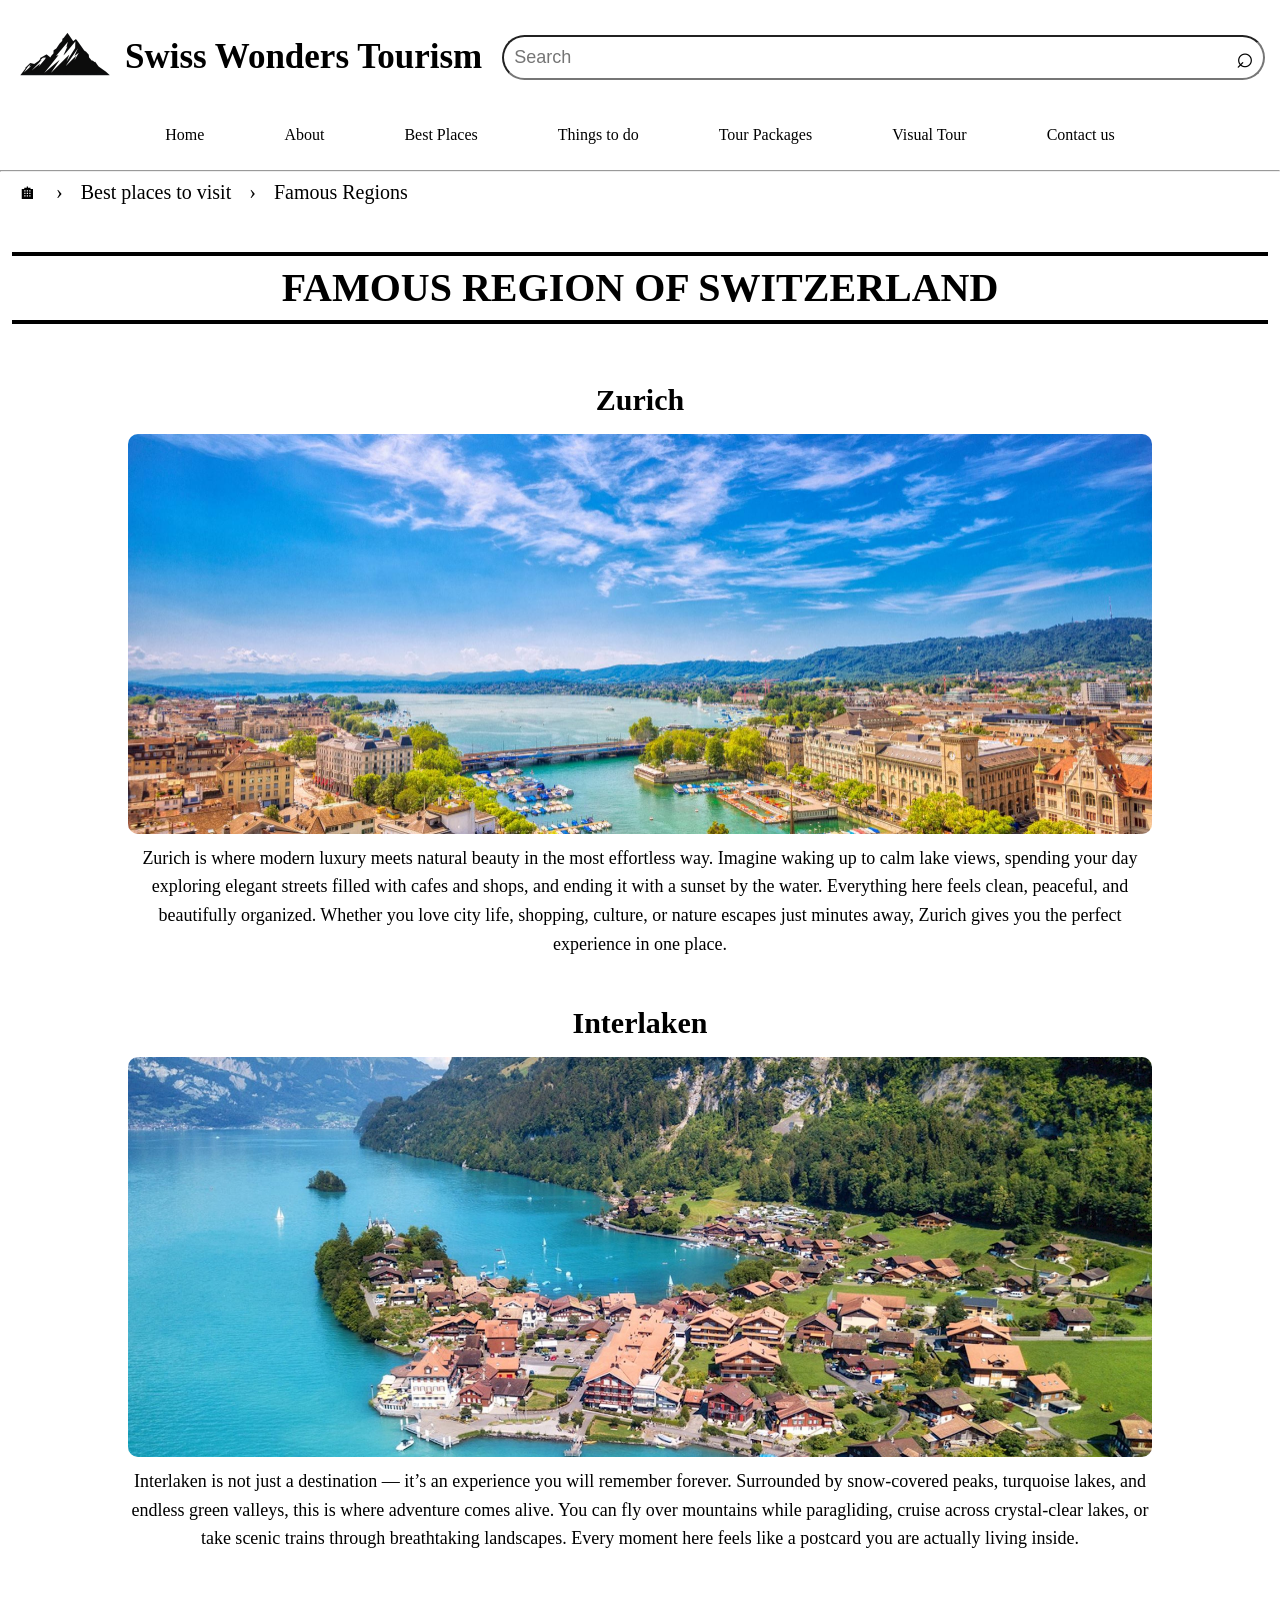
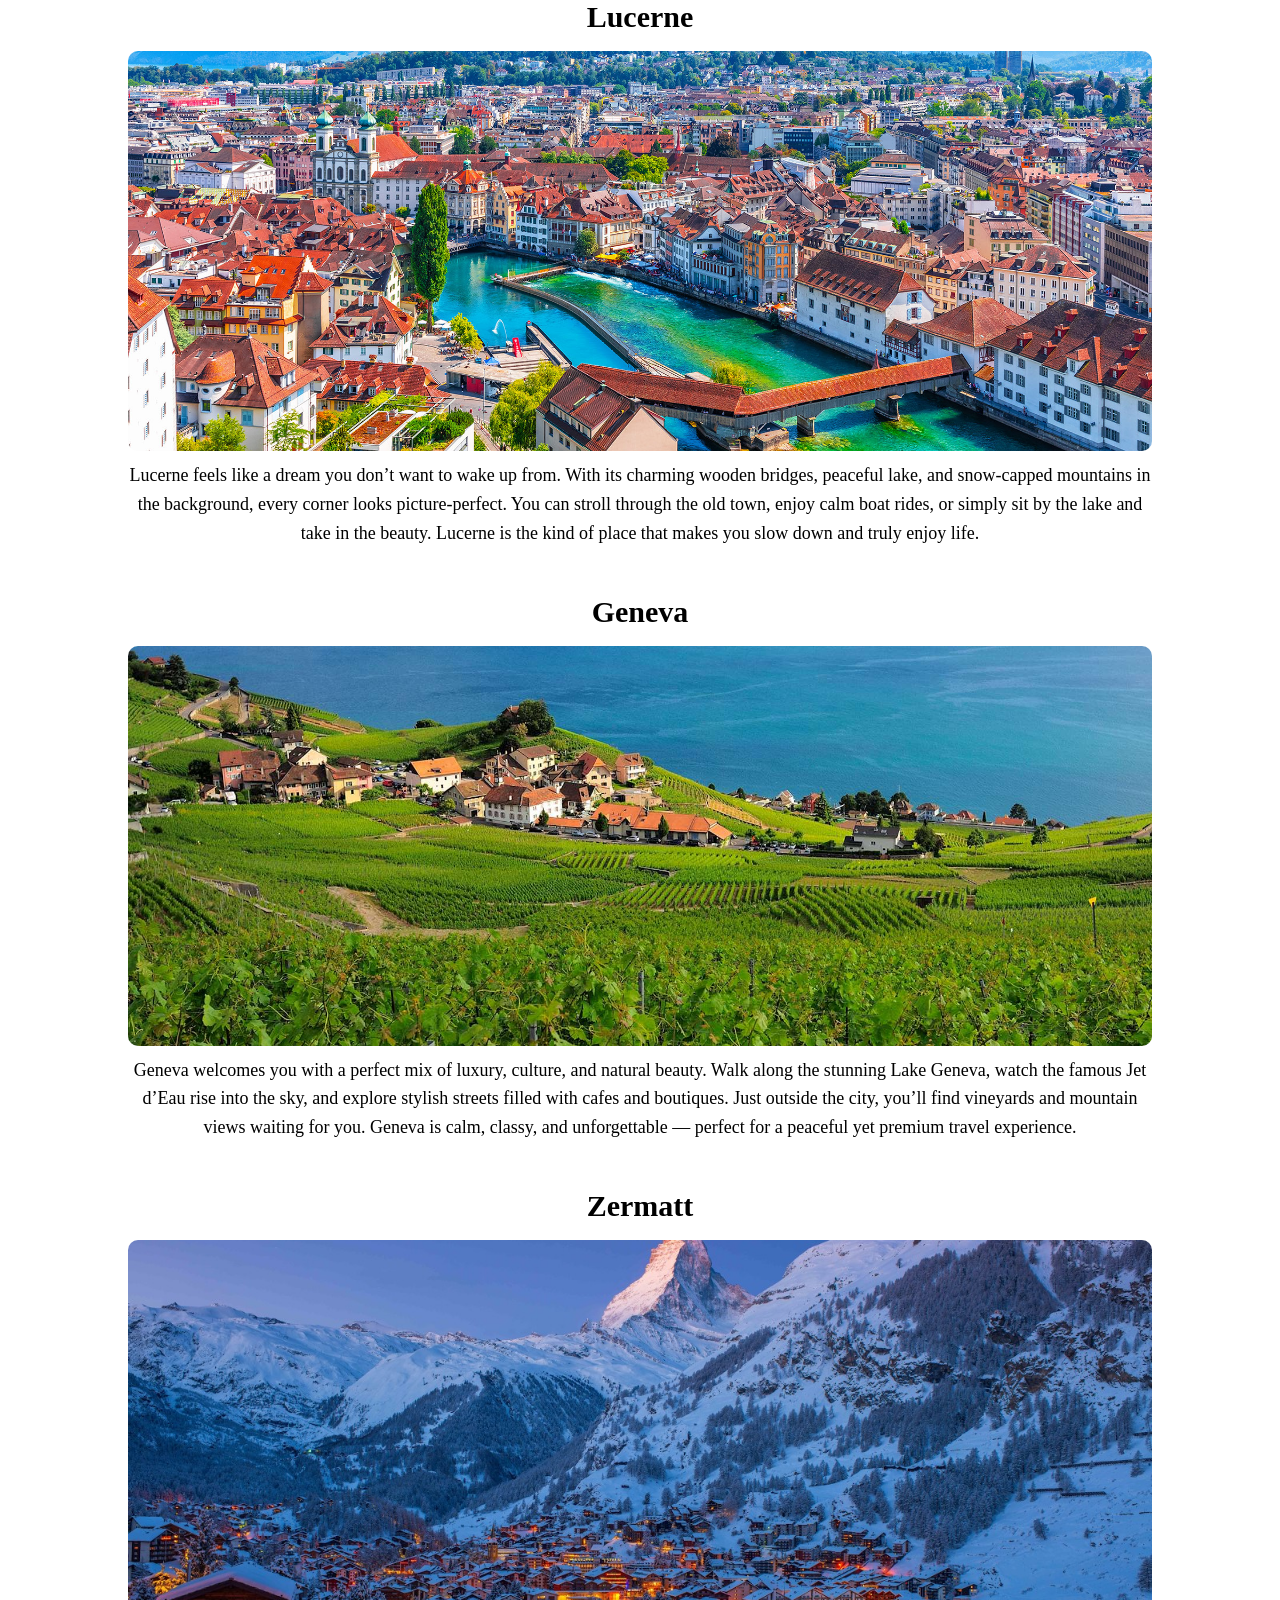
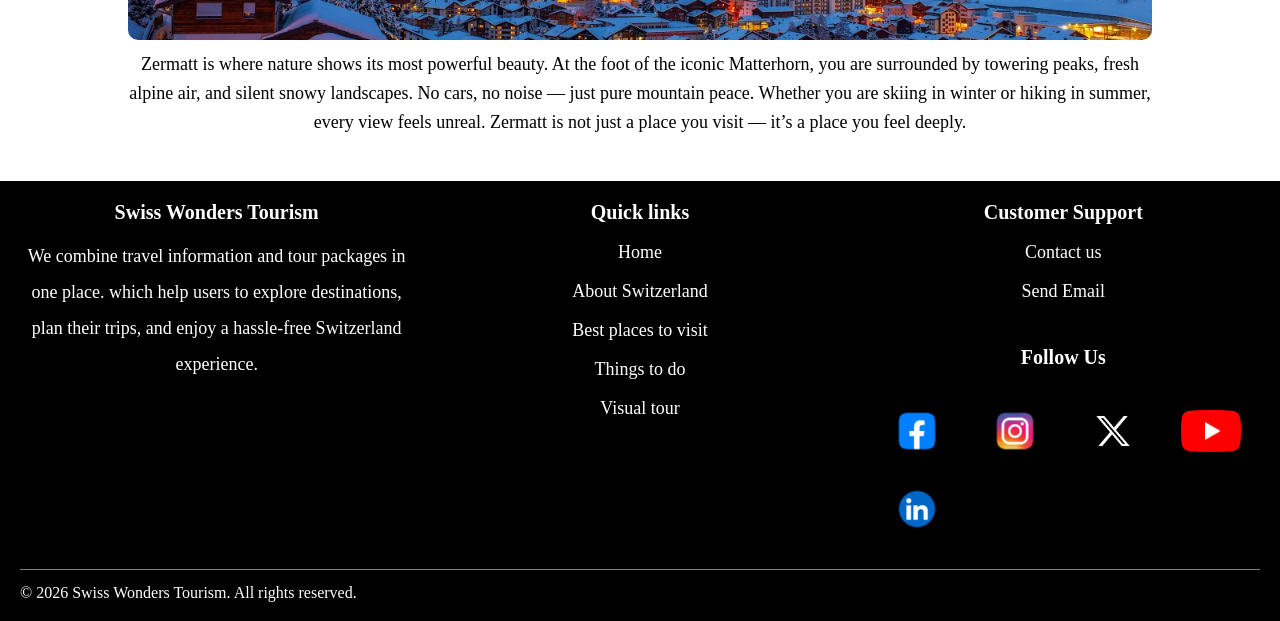
<file: famousregion.html>
<!DOCTYPE html>
<html lang="en">

<head>
    <meta charset="UTF-8">
    <meta name="viewport" content="width=device-width, initial-scale=1.0">
    <title>Swiss Wonders Tourism</title>
    <link rel="stylesheet" href="style.css">
</head>

<body>

<header>

        <div class="logo-container">
            <img src="Images/swiss logo.png" alt="Website Logo" >
            <h1>Swiss Wonders Tourism</h1>
        </div>
       
        <div class="search-container">
            <input type="text" placeholder="Search">
            <button type="button">⌕</button>
        </div>
  </div>
     <nav class="navbar">

        <ul class="nav-links">
            <li><a href="index.html">Home</a></li>
            <li><a href="about.html">About</a></li>
            <li><a href="places.html">Best Places</a></li>
            <li><a href="things.html">Things to do</a></li>
            <li><a href="packages.html">Tour Packages</a></li>
            <li><a href="visual.html">Visual Tour</a></li>
            <li><a href="contact.html">Contact us</a></li>
        </ul>

  </nav>

</header>

<hr>

<nav class="icon-nav">
    <a href="index.html">🏠︎ </a>
    <span class="arrow">›</span>
    <a href="places.html">Best places to visit</a>
    <span class="arrow">›</span>
    <a href="famousregion.html">Famous Regions</a>

</nav>

<div class="place-section">

    <h1>FAMOUS REGION OF SWITZERLAND</h1>

  <div id="zurich" class="place">
    <h3>Zurich</h3>
    <img src="Images/fam_zurich.jpg" alt="Zurich">
    <p>
      Zurich is where modern luxury meets natural beauty in the most effortless way. Imagine waking up to calm lake views, spending your day exploring elegant streets filled with cafes and shops, and ending it with a sunset by the water. Everything here feels clean, peaceful, and beautifully organized. Whether you love city life, shopping, culture, or nature escapes just minutes away, Zurich gives you the perfect experience in one place.
    </p>
  </div>

  <div class="place">
    <h3>Interlaken</h3>
    <img src="Images/fam_interlaken.jpg" alt="Interlaken">
    <p>
      Interlaken is not just a destination — it’s an experience you will remember forever. Surrounded by snow-covered peaks, turquoise lakes, and endless green valleys, this is where adventure comes alive. You can fly over mountains while paragliding, cruise across crystal-clear lakes, or take scenic trains through breathtaking landscapes. Every moment here feels like a postcard you are actually living inside.
    </p>
  </div>

  <div class="place">
    <h3>Lucerne</h3>
    <img src="Images/fam_Lucerne..jpg" alt="Lucerne">
    <p>
      Lucerne feels like a dream you don’t want to wake up from. With its charming wooden bridges, peaceful lake, and snow-capped mountains in the background, every corner looks picture-perfect. You can stroll through the old town, enjoy calm boat rides, or simply sit by the lake and take in the beauty. Lucerne is the kind of place that makes you slow down and truly enjoy life.
    </p>
  </div>

  <div class="place">
    <h3>Geneva</h3>
    <img src="Images/fam_Geneva.jpg" alt="Geneva">
    <p>
      Geneva welcomes you with a perfect mix of luxury, culture, and natural beauty. Walk along the stunning Lake Geneva, watch the famous Jet d’Eau rise into the sky, and explore stylish streets filled with cafes and boutiques. Just outside the city, you’ll find vineyards and mountain views waiting for you. Geneva is calm, classy, and unforgettable — perfect for a peaceful yet premium travel experience.
    </p>
  </div>

  <div class="place">
    <h3>Zermatt</h3>
    <img src="Images/fam_zermatt.jpg" alt="Zermatt">
    <p>
      Zermatt is where nature shows its most powerful beauty. At the foot of the iconic Matterhorn, you are surrounded by towering peaks, fresh alpine air, and silent snowy landscapes. No cars, no noise — just pure mountain peace. Whether you are skiing in winter or hiking in summer, every view feels unreal. Zermatt is not just a place you visit — it’s a place you feel deeply.
    </p>
  </div>

</div>


<footer>

  <div class="footer-container">

      <div class="footer-column">
        <h3>Swiss Wonders Tourism</h3>
        <p> We combine travel information and tour packages in one place. which help users to explore destinations, plan their trips, and enjoy a hassle-free Switzerland experience. </p>
      </div>

    
     <div class="footer-column">
        <h3>Quick links</h3>
        <ul>
          <li><a href="index.html">Home</a></li>
          <li><a href="about.html">About Switzerland</a></li>
          <li><a href="places.html">Best places to visit</a></li>
          <li><a href="things to do.html">Things to do</a></li>
          <li><a href="visual tour.html">Visual tour</a></li>
        </ul>
    </div>

    <div class="footer-column">
       <h3>Customer Support</h3>
       <ul>
         <li><a href="contact.html">Contact us</a></li>
         <li><a href="mailto:Swizz.wonder@gmail.com">Send Email</a></li>
       </ul>

    <div class=" footer-icons">
       <h3>Follow Us</h3>
         <img src="Images/facebook.png" alt="Facebook">
         <img src="Images/instagram.png" alt="Instagram">
         <img src="Images/twitter.png" alt="Twitter">
         <img src="Images/youtube.png" alt="YouTube">
         <img src="Images/linkedin.png" alt="LinkedIn">
    </div>

  </div>

    <div class="footer-bottom">
       <p>© 2026 Swiss Wonders Tourism. All rights reserved.</p>
    </div>

</footer>

</body>
</html>
</file>
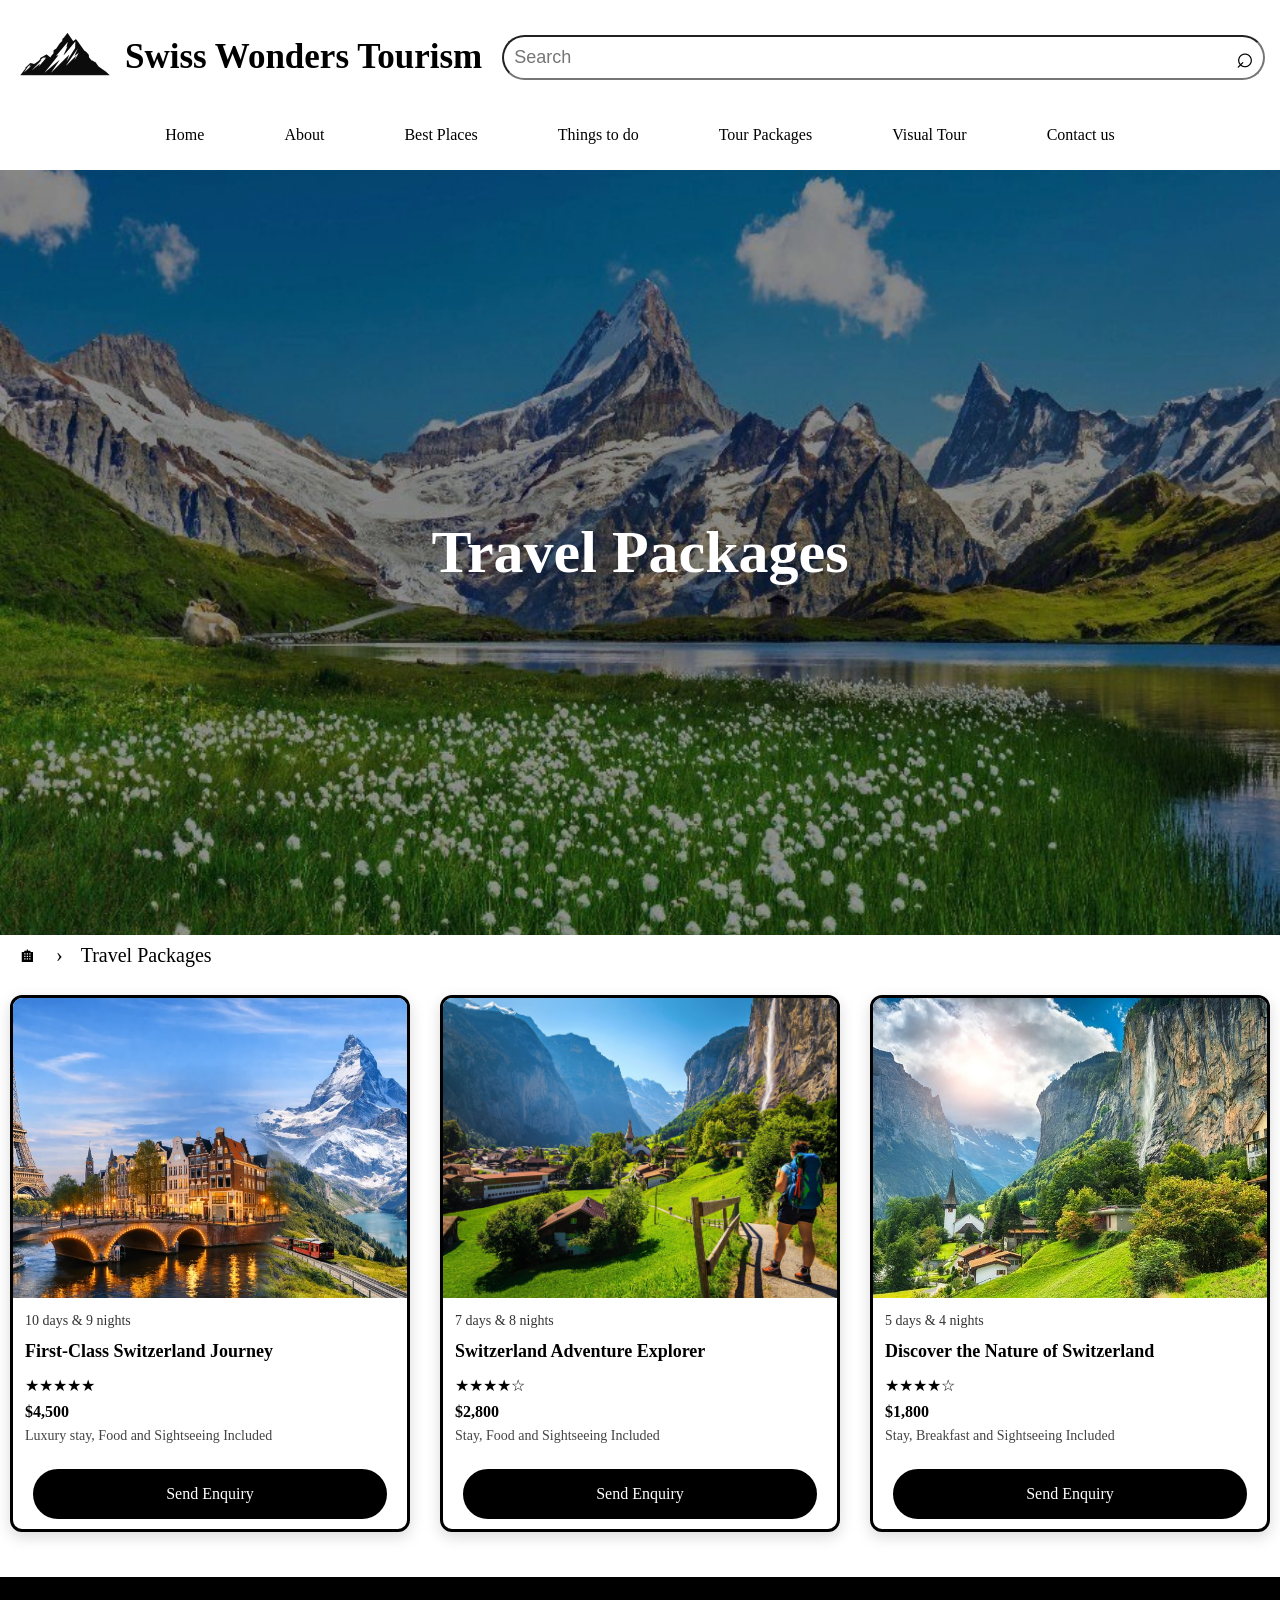
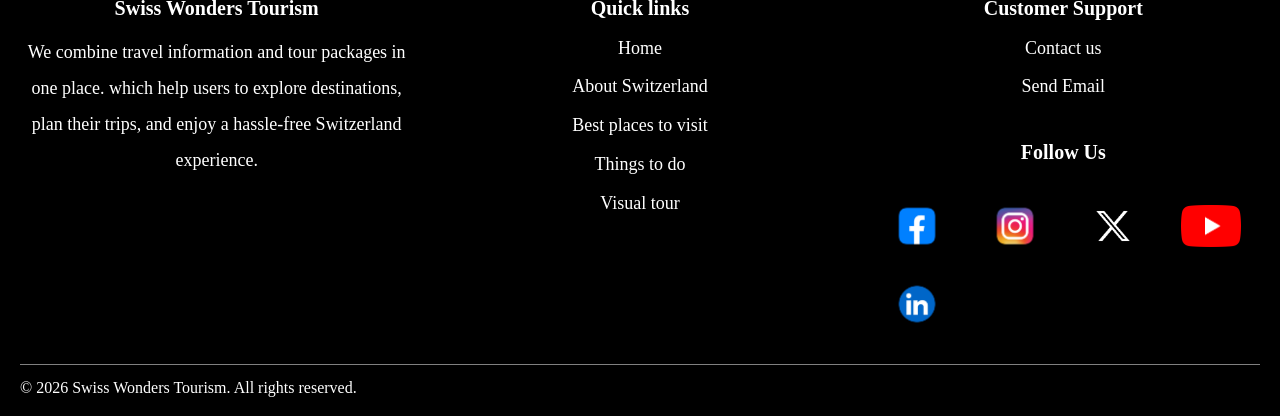
<file: packages.html>
<!DOCTYPE html>
<html lang="en">

<head>
    <meta charset="UTF-8">
    <meta name="viewport" content="width=device-width, initial-scale=1.0">
    <title>Swiss Wonders Tourism</title>
    <link rel="stylesheet" href="style.css">
</head>

<body>

<header>

        <div class="logo-container">
            <img src="Images/swiss logo.png" alt="Website Logo" >
            <h1>Swiss Wonders Tourism</h1>
        </div>
       
        <div class="search-container">
            <input type="text" placeholder="Search">
            <button type="button">⌕</button>
        </div>
  </div>
     <nav class="navbar">

        <ul class="nav-links">
            <li><a href="index.html">Home</a></li>
            <li><a href="about.html">About</a></li>
            <li><a href="places.html">Best Places</a></li>
            <li><a href="things.html">Things to do</a></li>
            <li><a href="packages.html">Tour Packages</a></li>
            <li><a href="visual.html">Visual Tour</a></li>
            <li><a href="contact.html">Contact us</a></li>
        </ul>

  </nav>

</header>

<section class="hero hero-packages">
      <div class="hero-content">
           <h1>Travel Packages</h1>
      </div>

</section>

<nav class="icon-nav">
    <a href="index.html">🏠︎ </a>
    <span class="arrow">›</span>
    <a href="packages.html">Travel Packages</a>
</nav>

<div class= "packages-container" >
  <div class="card">
    <img src="Images/premium.png" alt="premium swiss">
    <div class="card-content">
      <p class="duration">10 days & 9 nights</p>
      <h3>First-Class Switzerland Journey</h3>
      <div class="stars">★★★★★</div>
      <p class="price"><strong>$4,500</strong></p>
      <p class="price-desc">Luxury stay, Food and Sightseeing Included</p>
    </div>
    <a href="contact.html" class="button">Send Enquiry</a>
  </div>


  <div class="card">
    <img src="Images/adventure.png" alt=" adeventours Switzerland">
    <div class="card-content">
      <p class="duration">7 days & 8 nights</p>
      <h3>Switzerland Adventure Explorer</h3>
      <div class="stars">★★★★☆</div>
      <p class="price"><strong>$2,800</strong></p>
      <p class="price-desc">Stay, Food and Sightseeing Included</p>
    </div>
    <a href="contact.html" class="button">Send Enquiry</a>
  </div>


  <div class="card">
    <img src="Images/nature.png" alt="nature ofSwitzerland">
    <div class="card-content">
      <p class="duration">5 days & 4 nights</p>
      <h3>Discover the Nature of Switzerland</h3>
      <div class="stars">★★★★☆</div>
      <p class="price"><strong>$1,800</strong></p>
      <p class="price-desc">Stay, Breakfast and Sightseeing Included</p>
    </div>
    <a href="contact.html" class="button">Send Enquiry</a>
  </div>

</div>

<footer>

  <div class="footer-container">

      <div class="footer-column">
        <h3>Swiss Wonders Tourism</h3>
        <p> We combine travel information and tour packages in one place. which help users to explore destinations, plan their trips, and enjoy a hassle-free Switzerland experience. </p>
      </div>

    
     <div class="footer-column">
        <h3>Quick links</h3>
        <ul>
          <li><a href="index.html">Home</a></li>
          <li><a href="about.html">About Switzerland</a></li>
          <li><a href="places.html">Best places to visit</a></li>
          <li><a href="things to do.html">Things to do</a></li>
          <li><a href="visual tour.html">Visual tour</a></li>
        </ul>
    </div>

    <div class="footer-column">
       <h3>Customer Support</h3>
       <ul>
         <li><a href="contact.html">Contact us</a></li>
         <li><a href="mailto:Swizz.wonder@gmail.com">Send Email</a></li>
       </ul>

    <div class=" footer-icons">
       <h3>Follow Us</h3>
         <img src="Images/facebook.png" alt="Facebook">
         <img src="Images/instagram.png" alt="Instagram">
         <img src="Images/twitter.png" alt="Twitter">
         <img src="Images/youtube.png" alt="YouTube">
         <img src="Images/linkedin.png" alt="LinkedIn">
    </div>

  </div>

    <div class="footer-bottom">
       <p>© 2026 Swiss Wonders Tourism. All rights reserved.</p>
    </div>

</footer>

</body>
</html>
</file>
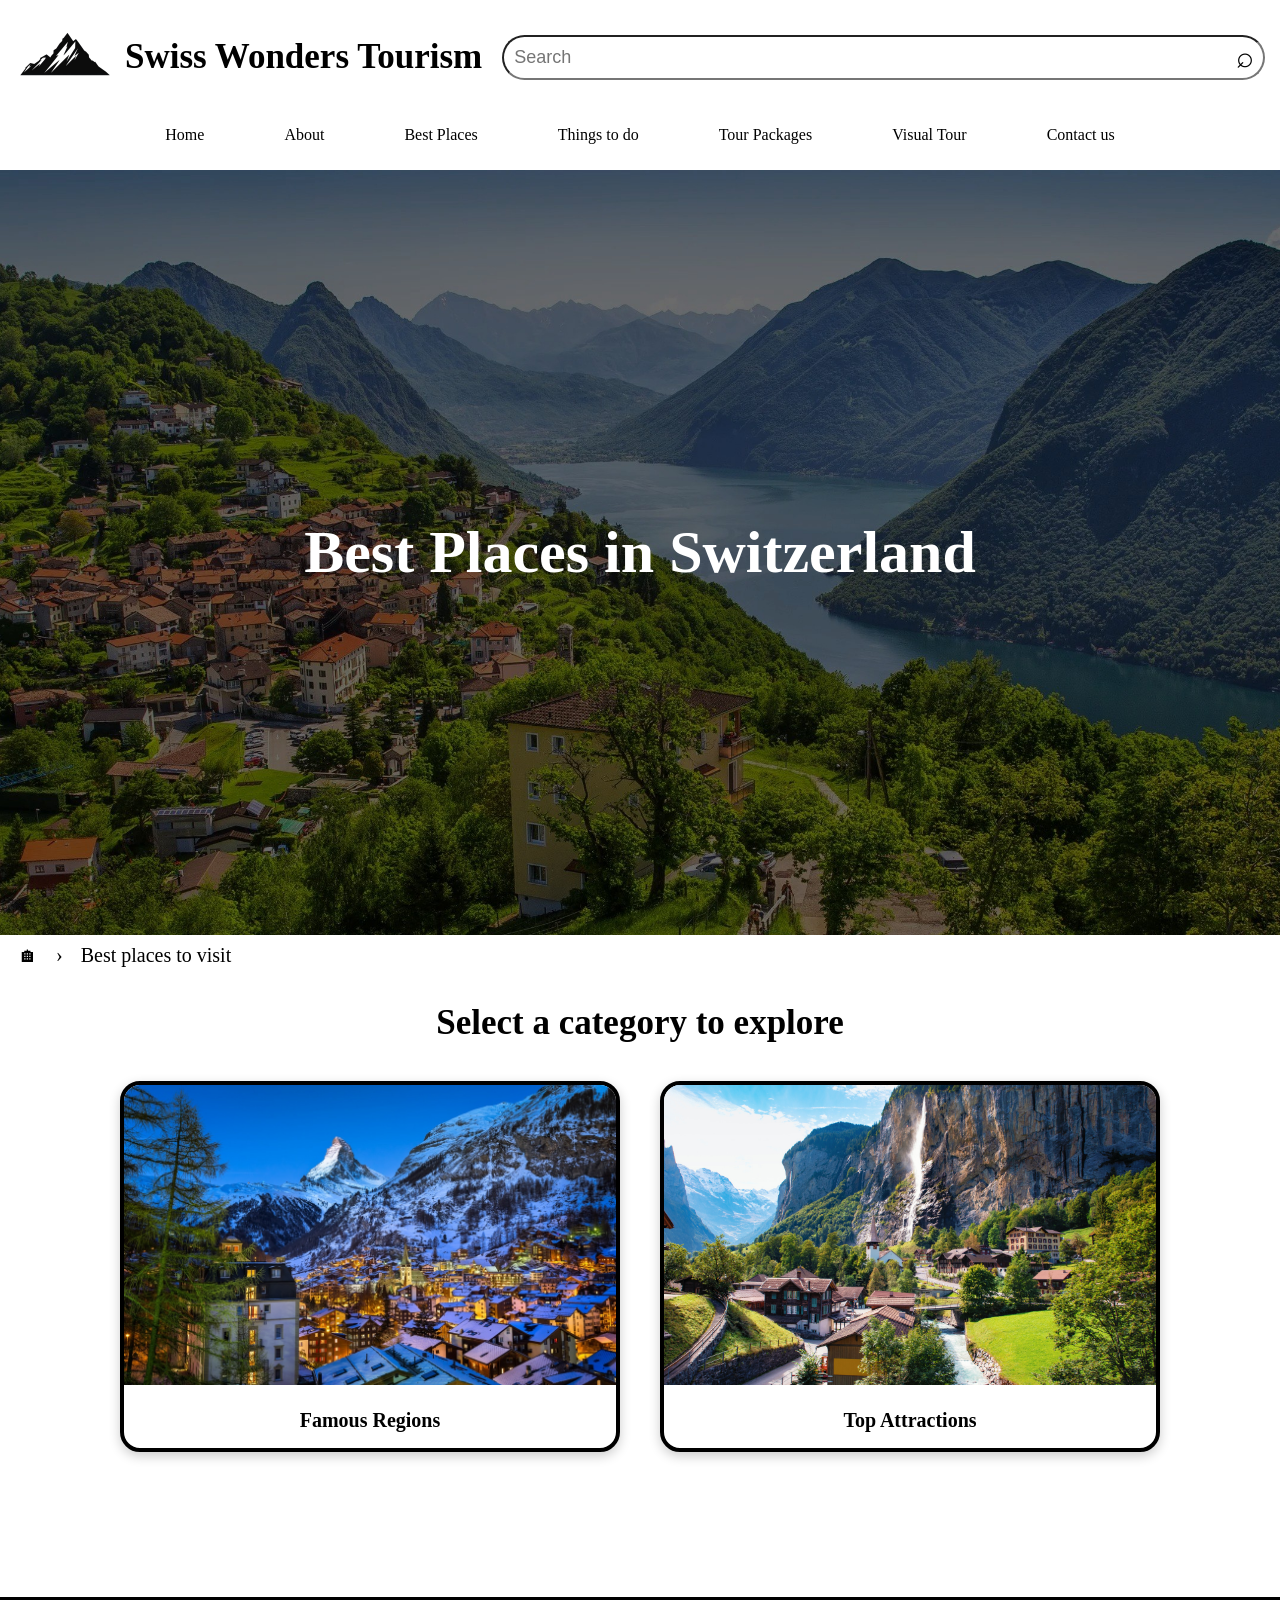
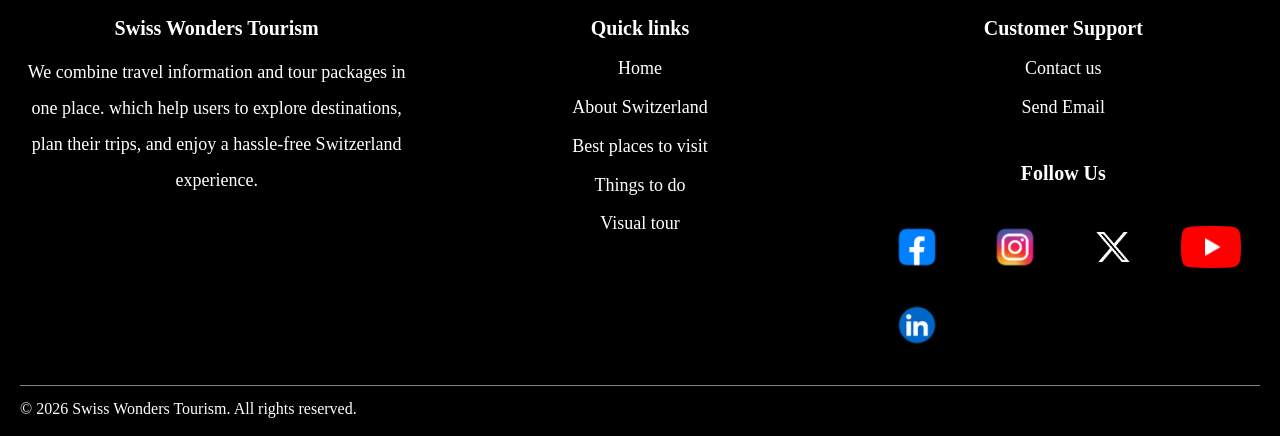
<file: places.html>
<!DOCTYPE html>
<html lang="en">

<head>
    <meta charset="UTF-8">
    <meta name="viewport" content="width=device-width, initial-scale=1.0">
    <title>Swiss Wonders Tourism</title>
    <link rel="stylesheet" href="style.css">
</head>

<body>

<header>

        <div class="logo-container">
            <img src="Images/swiss logo.png" alt="Website Logo" >
            <h1>Swiss Wonders Tourism</h1>
        </div>
       
        <div class="search-container">
            <input type="text" placeholder="Search">
            <button type="button">⌕</button>
        </div>
  </div>
     <nav class="navbar">

        <ul class="nav-links">
            <li><a href="index.html">Home</a></li>
            <li><a href="about.html">About</a></li>
            <li><a href="places.html">Best Places</a></li>
            <li><a href="things.html">Things to do</a></li>
            <li><a href="packages.html">Tour Packages</a></li>
            <li><a href="visual.html">Visual Tour</a></li>
            <li><a href="contact.html">Contact us</a></li>
        </ul>

  </nav>

</header>

<section class="hero hero-places">
      <div class="hero-content">
           <h1>Best Places in Switzerland</h1>
      </div>

</section>

<nav class="icon-nav">
    <a href="index.html">🏠︎ </a>
    <span class="arrow">›</span>
    <a href="places.html">Best places to visit</a>
</nav>

        
<div class="category-heading">
    <h2> Select a category to explore </h2>
</div>

<div class="category-card">

    <div class="cat-card">
        <a href="famousregion.html">
            <img src="Images/famousregions.jpg" alt="Famous Regions">
        </a>
        <h2> Famous Regions </h2>
    
    </div>

    <div class="cat-card">
        <a href="topattraction.html">
            <img src="Images/topattractions.jpg" alt="Top Attractions">
        </a>
        <h2> Top Attractions </h2>
      
    </div>

    
</div>


<footer>

  <div class="footer-container">

      <div class="footer-column">
        <h3>Swiss Wonders Tourism</h3>
        <p> We combine travel information and tour packages in one place. which help users to explore destinations, plan their trips, and enjoy a hassle-free Switzerland experience. </p>
      </div>

    
     <div class="footer-column">
        <h3>Quick links</h3>
        <ul>
          <li><a href="index.html">Home</a></li>
          <li><a href="about.html">About Switzerland</a></li>
          <li><a href="places.html">Best places to visit</a></li>
          <li><a href="things to do.html">Things to do</a></li>
          <li><a href="visual tour.html">Visual tour</a></li>
        </ul>
    </div>

    <div class="footer-column">
       <h3>Customer Support</h3>
       <ul>
         <li><a href="contact.html">Contact us</a></li>
         <li><a href="mailto:Swizz.wonder@gmail.com">Send Email</a></li>
       </ul>

    <div class=" footer-icons">
       <h3>Follow Us</h3>
         <img src="Images/facebook.png" alt="Facebook">
         <img src="Images/instagram.png" alt="Instagram">
         <img src="Images/twitter.png" alt="Twitter">
         <img src="Images/youtube.png" alt="YouTube">
         <img src="Images/linkedin.png" alt="LinkedIn">
    </div>

  </div>

    <div class="footer-bottom">
       <p>© 2026 Swiss Wonders Tourism. All rights reserved.</p>
    </div>
    

</footer>

</body>
</html>
</file>
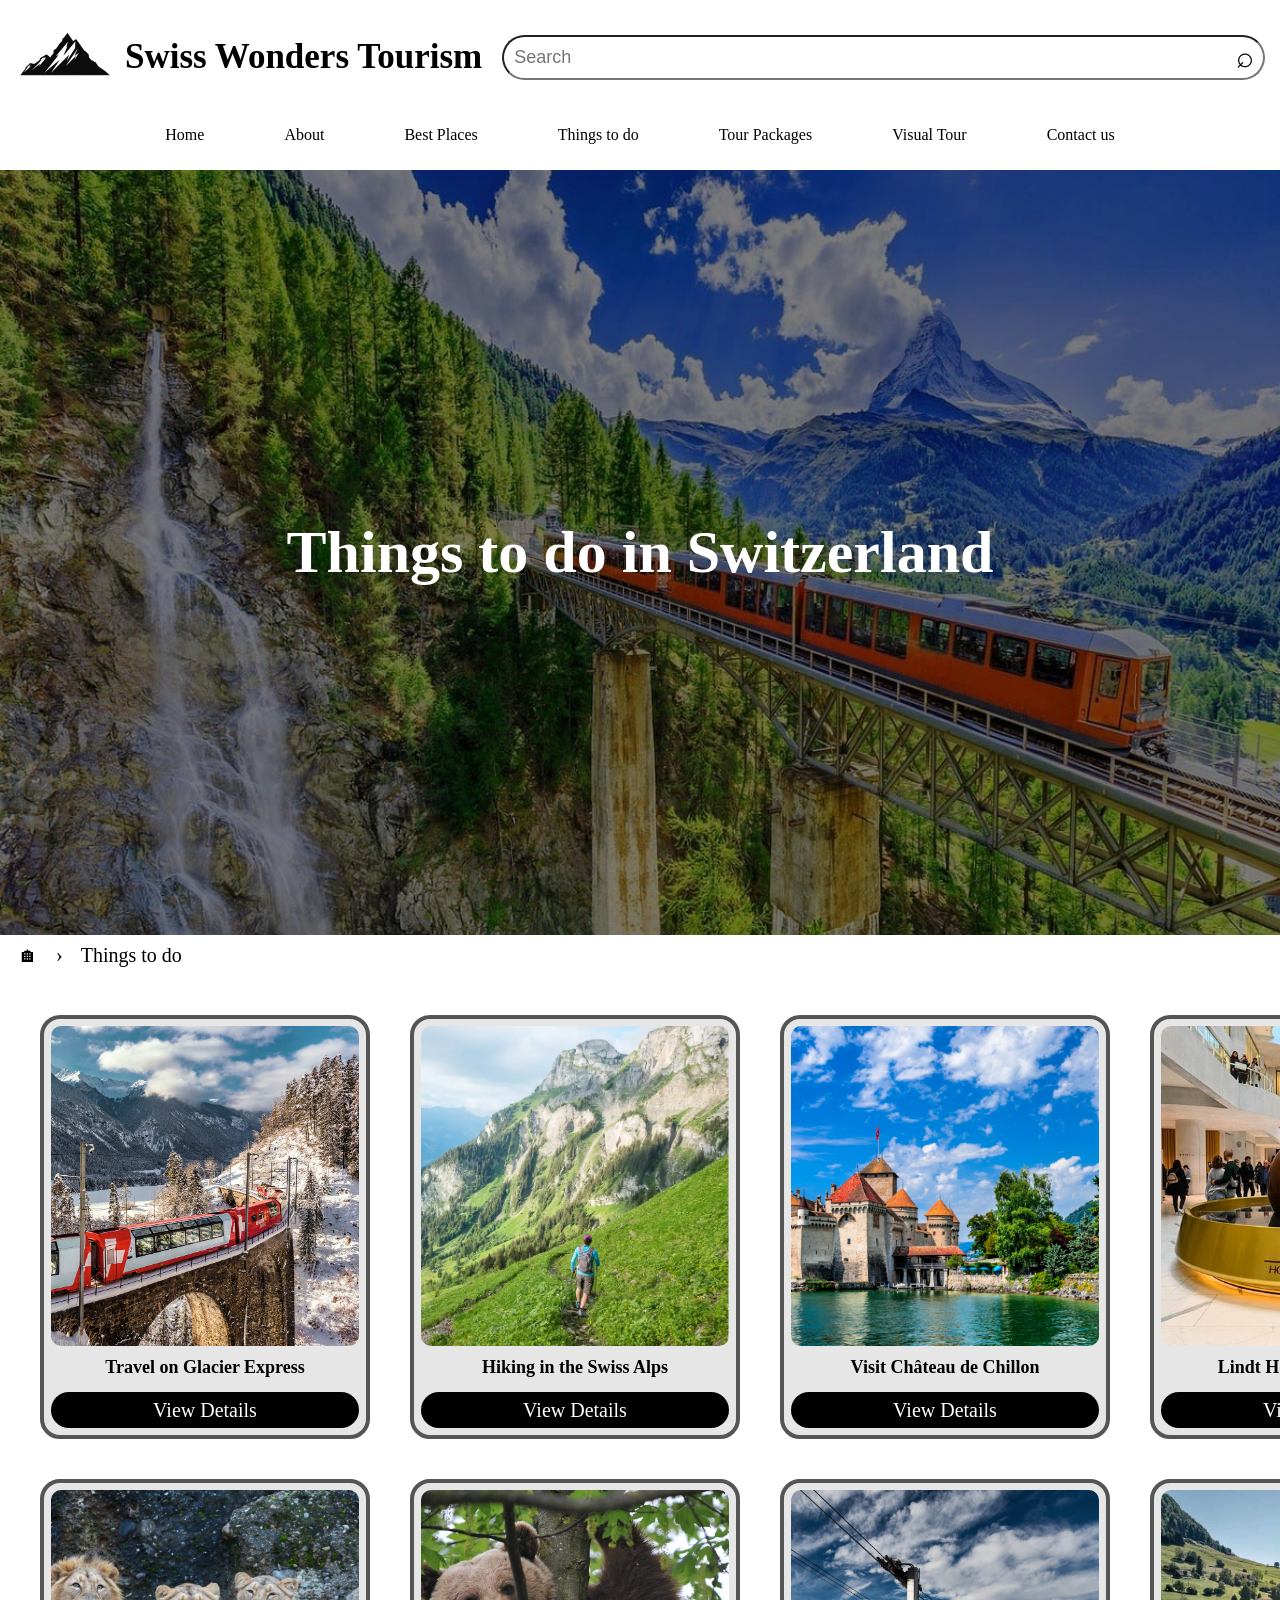
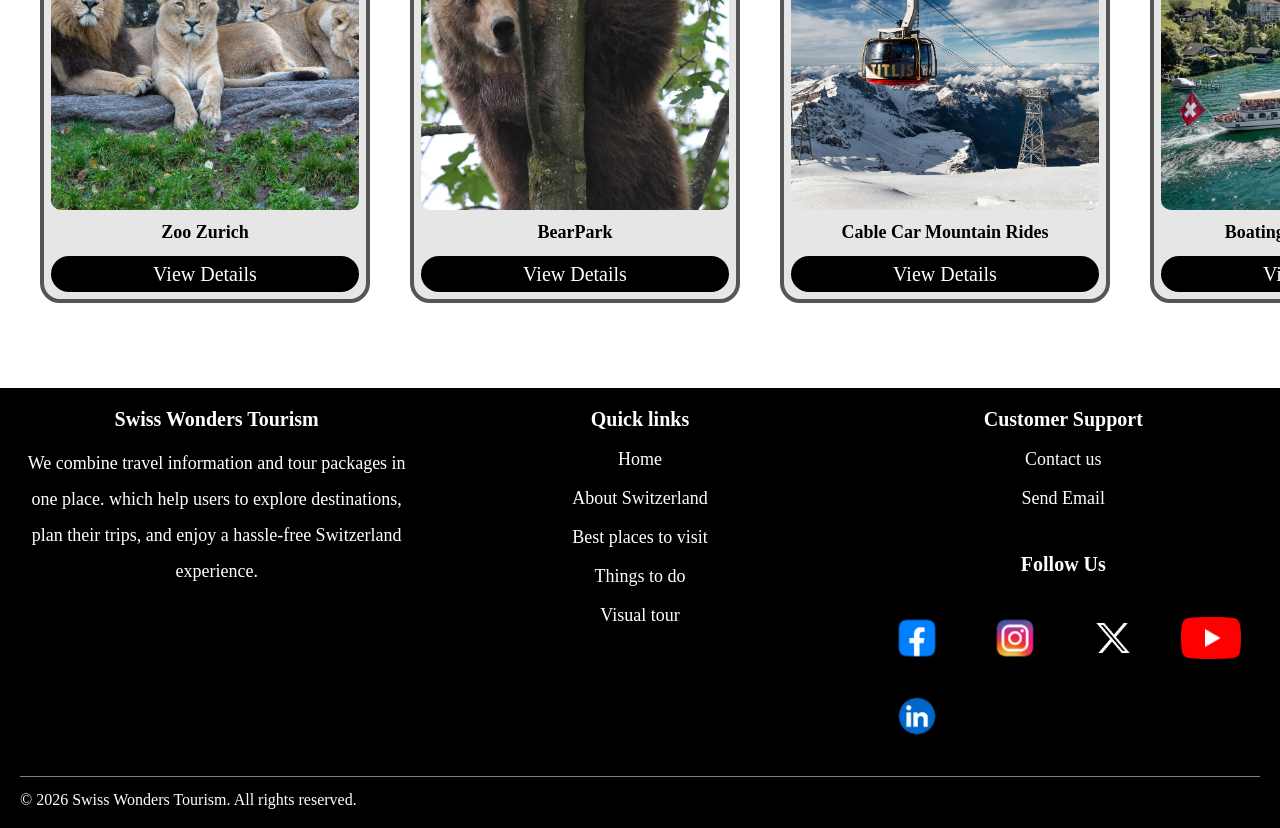
<file: things.html>
<!DOCTYPE html>
<html lang="en">

<head>
    <meta charset="UTF-8">
    <meta name="viewport" content="width=device-width, initial-scale=1.0">
    <title>Swiss Wonders Tourism</title>
    <link rel="stylesheet" href="style.css">
</head>

<body>

<header>

        <div class="logo-container">
            <img src="Images/swiss logo.png" alt="Website Logo" >
            <h1>Swiss Wonders Tourism</h1>
        </div>
       
        <div class="search-container">
            <input type="text" placeholder="Search">
            <button type="button">⌕</button>
        </div>
  </div>
     <nav class="navbar">

        <ul class="nav-links">
            <li><a href="index.html">Home</a></li>
            <li><a href="about.html">About</a></li>
            <li><a href="places.html">Best Places</a></li>
            <li><a href="things.html">Things to do</a></li>
            <li><a href="packages.html">Tour Packages</a></li>
            <li><a href="visual.html">Visual Tour</a></li>
            <li><a href="contact.html">Contact us</a></li>
        </ul>

  </nav>

</header>

<section class="hero hero-things">
      <div class="hero-content">
           <h1>Things to do in Switzerland</h1>
      </div>

</section>

<nav class="icon-nav">
    <a href="index.html">🏠︎ </a>
    <span class="arrow">›</span>
    <a href="things to do.html">Things to do</a>
</nav>

<div class="things-category">

    <div class="things-card">
        <img src="Images/glacier.png">
        <h4>Travel on Glacier Express</h4>
        <a href="detail.html#glacier-express" class="btn">View Details</a>
    </div>

 
    <div class="things-card">
        <img src="Images/hiking.png">
        <h4>Hiking in the Swiss Alps</h4>
        <a href="detail.html#swiss-alps-hiking" class="btn">View Details</a>
    </div>

    <div class="things-card">
        <img src="Images/visit chateau.jpg">
        <h4>Visit Château de Chillon</h4>
        <a href="detail.html#chillon-castle" class="btn">View Details</a>
    </div>

    <div class="things-card">
        <img src="Images/lindt.jpg">
        <h4>Lindt Home of Chocolate</h4>
        <a href="detail.html#lindt-chocolate" class="btn">View Details</a>
    </div>

    <div class="things-card">
        <img src="Images/zoo.jpg">
        <h4>Zoo Zurich</h4>
        <a href="detail.html#zoo-zurich" class="btn">View Details</a>
    </div>

    <div class="things-card">
        <img src="Images/bearpark.jpg">
        <h4>BearPark</h4>
        <a href="detail.html#bear-park-bern" class="btn">View Details</a>
    </div>


    <div class="things-card">
        <img src="Images/cablecar.jpg">
        <h4>Cable Car Mountain Rides</h4>
        <a href="detail.html#cable-car" class="btn">View Details</a>
    </div>

    <div class="things-card">
        <img src="Images/lake.jpg">
        <h4>Boating on Swiss Lakes</h4>
        <a href="detail.html#lake-boating" class="btn">View Details</a>
    </div>

</div>












<footer>

  <div class="footer-container">

      <div class="footer-column">
        <h3>Swiss Wonders Tourism</h3>
        <p> We combine travel information and tour packages in one place. which help users to explore destinations, plan their trips, and enjoy a hassle-free Switzerland experience. </p>
      </div>

    
     <div class="footer-column">
        <h3>Quick links</h3>
        <ul>
          <li><a href="index.html">Home</a></li>
          <li><a href="about.html">About Switzerland</a></li>
          <li><a href="places.html">Best places to visit</a></li>
          <li><a href="things to do.html">Things to do</a></li>
          <li><a href="visual tour.html">Visual tour</a></li>
        </ul>
    </div>

    <div class="footer-column">
       <h3>Customer Support</h3>
       <ul>
         <li><a href="contact.html">Contact us</a></li>
         <li><a href="mailto:Swizz.wonder@gmail.com">Send Email</a></li>
       </ul>

    <div class=" footer-icons">
       <h3>Follow Us</h3>
         <img src="Images/facebook.png" alt="Facebook">
         <img src="Images/instagram.png" alt="Instagram">
         <img src="Images/twitter.png" alt="Twitter">
         <img src="Images/youtube.png" alt="YouTube">
         <img src="Images/linkedin.png" alt="LinkedIn">
    </div>

  </div>

    <div class="footer-bottom">
       <p>© 2026 Swiss Wonders Tourism. All rights reserved.</p>
    </div>

</footer>

</body>
</html>
</file>
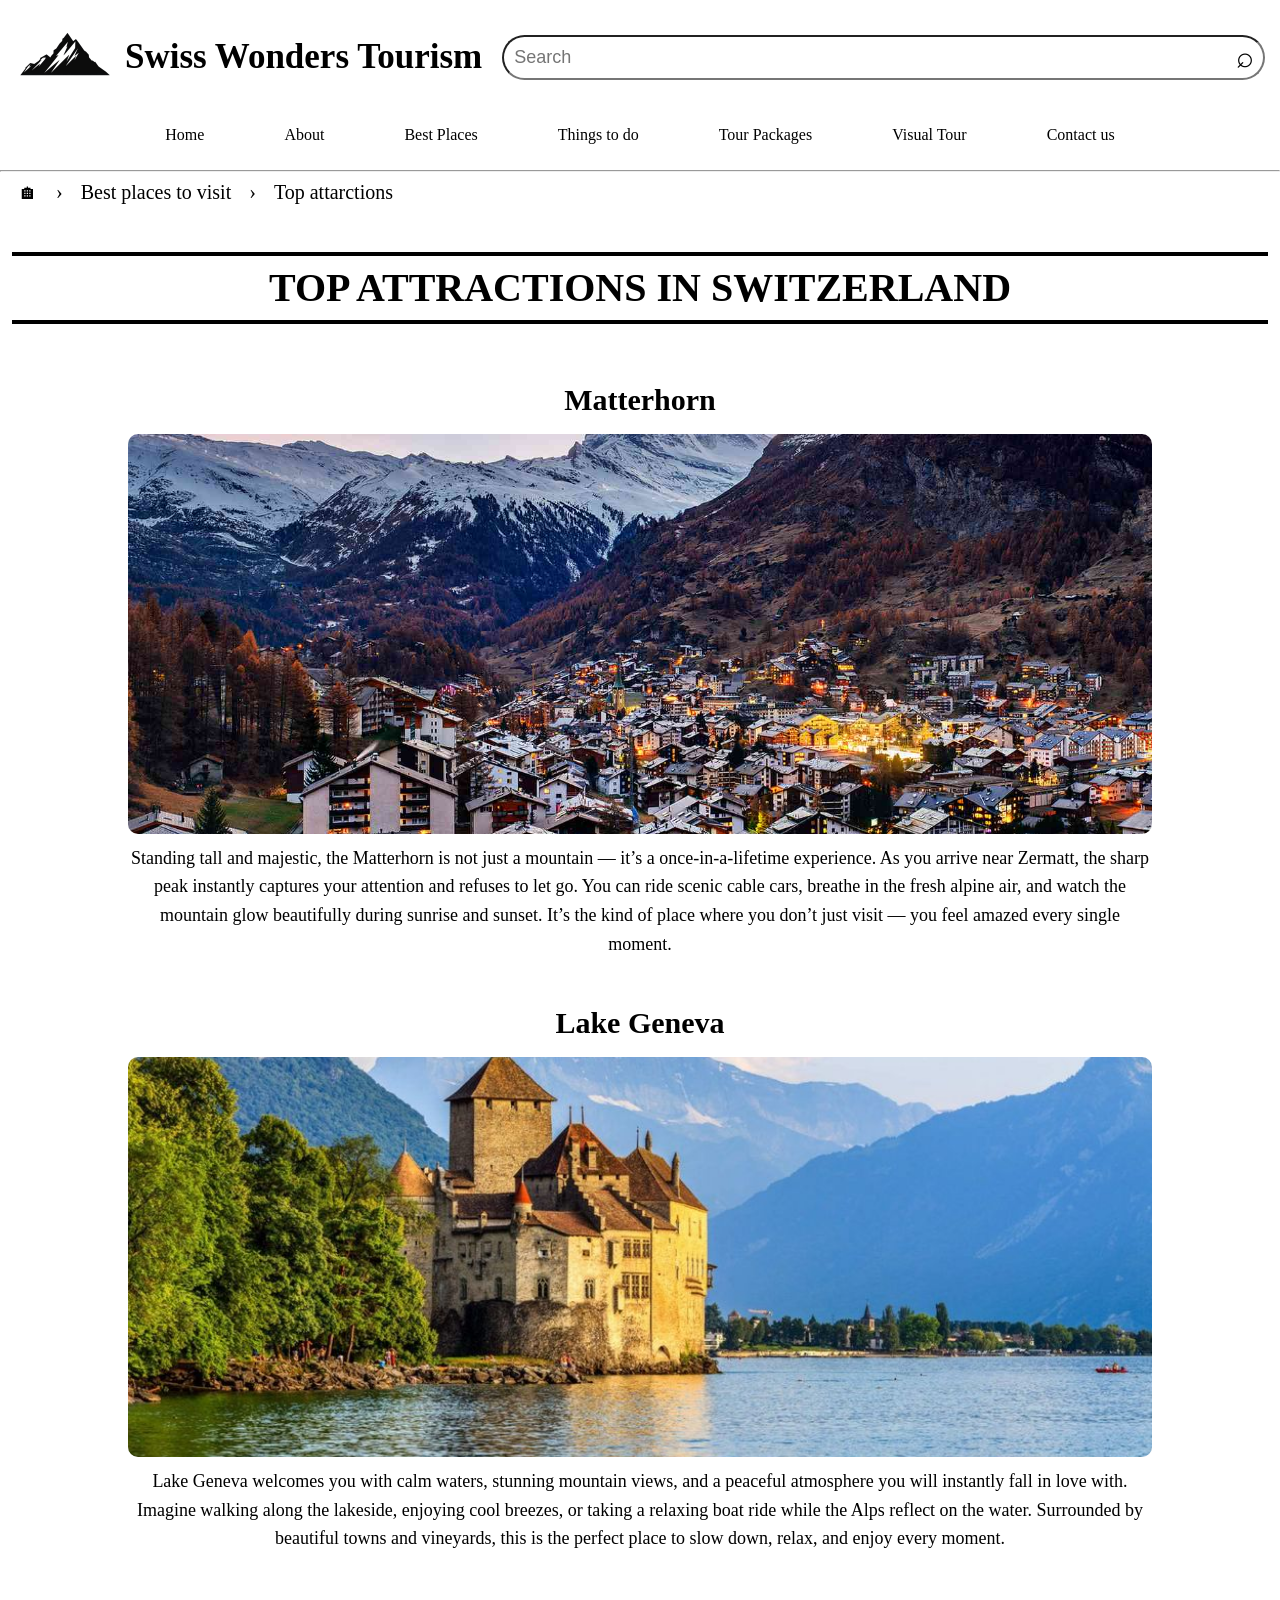
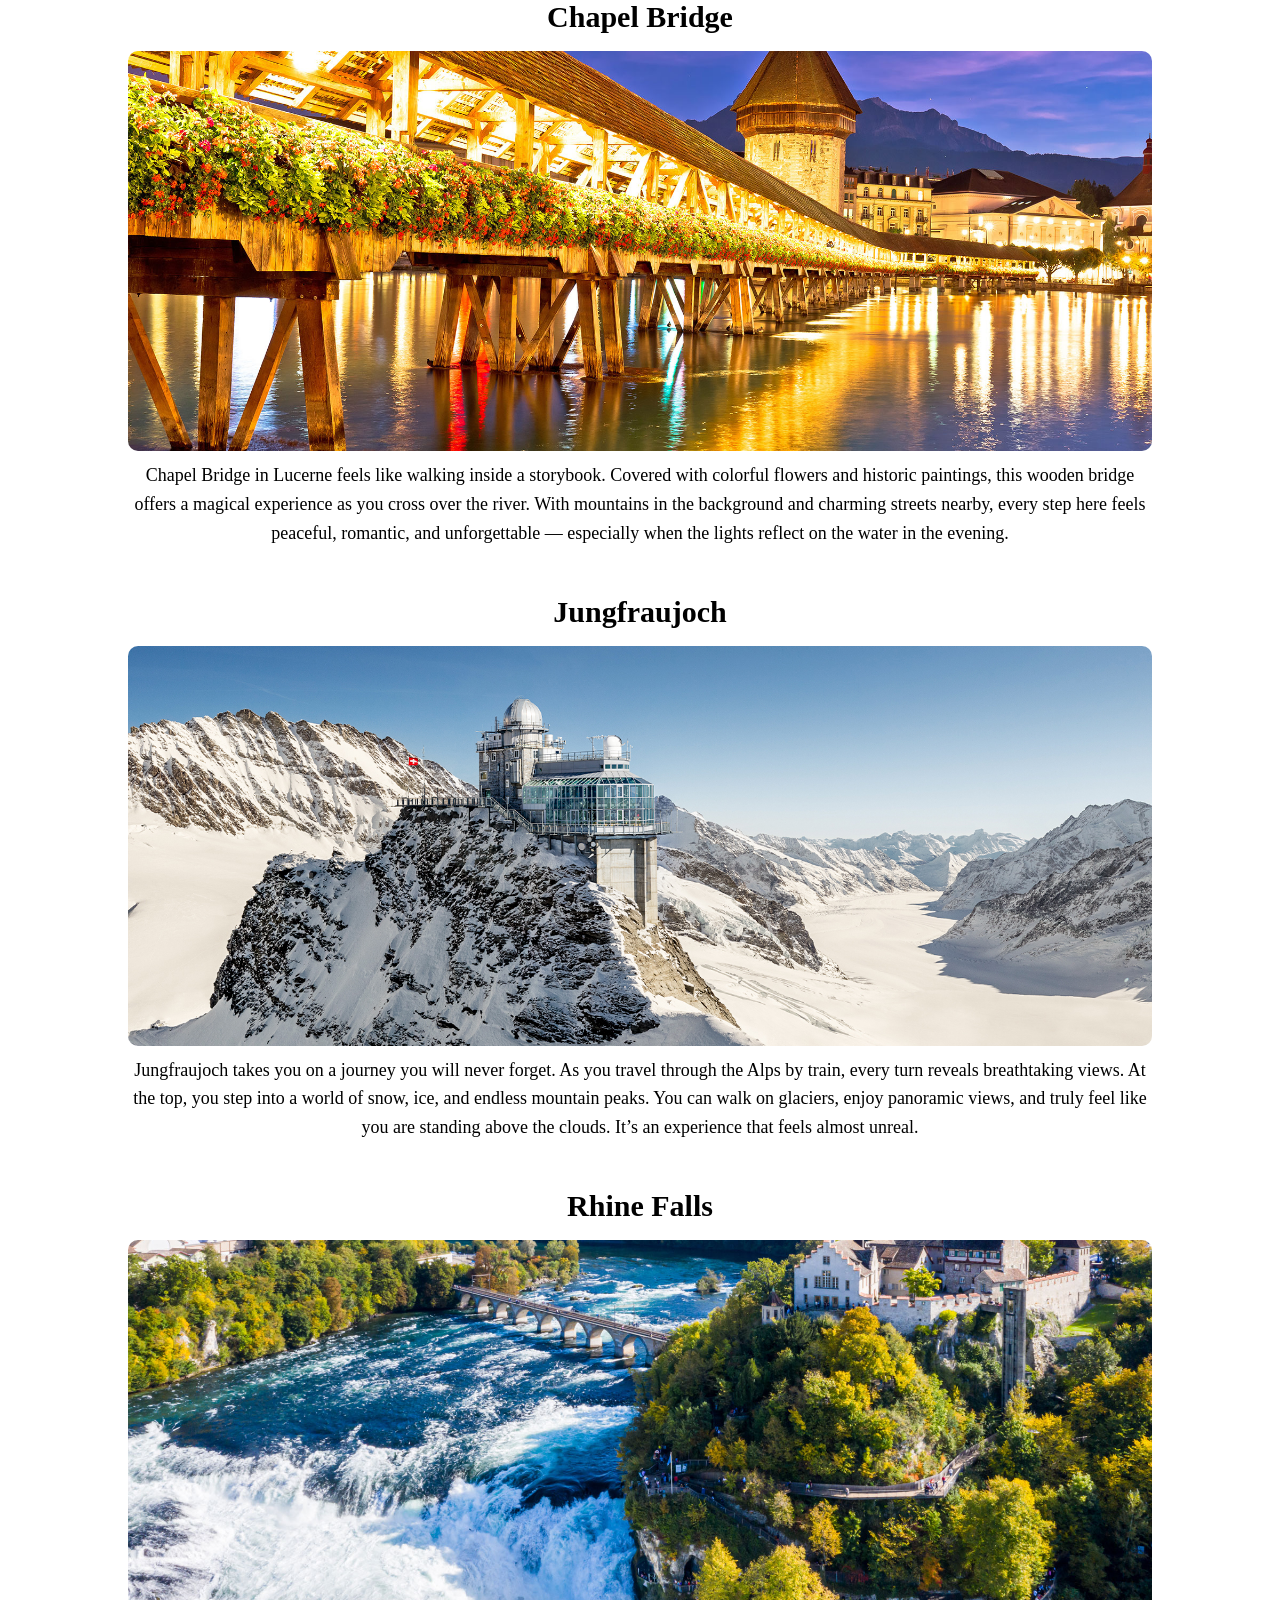
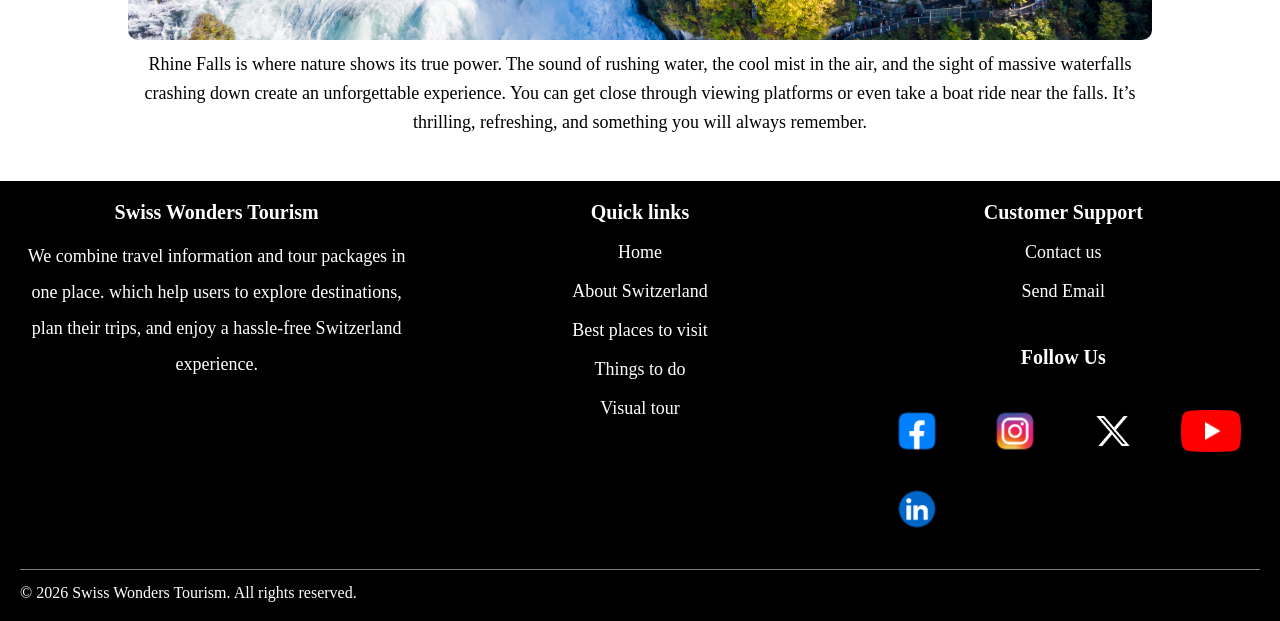
<file: topattraction.html>
<!DOCTYPE html>
<html lang="en">

<head>
    <meta charset="UTF-8">
    <meta name="viewport" content="width=device-width, initial-scale=1.0">
    <title>Swiss Wonders Tourism</title>
    <link rel="stylesheet" href="style.css">
</head>

<body>

<header>

        <div class="logo-container">
            <img src="Images/swiss logo.png" alt="Website Logo" >
            <h1>Swiss Wonders Tourism</h1>
        </div>
       
        <div class="search-container">
            <input type="text" placeholder="Search">
            <button type="button">⌕</button>
        </div>
  </div>
     <nav class="navbar">

        <ul class="nav-links">
            <li><a href="index.html">Home</a></li>
            <li><a href="about.html">About</a></li>
            <li><a href="places.html">Best Places</a></li>
            <li><a href="things.html">Things to do</a></li>
            <li><a href="packages.html">Tour Packages</a></li>
            <li><a href="visual.html">Visual Tour</a></li>
            <li><a href="contact.html">Contact us</a></li>
        </ul>

  </nav>

</header>

<hr>

<nav class="icon-nav">
    <a href="index.html">🏠︎ </a>
    <span class="arrow">›</span>
    <a href="places.html">Best places to visit</a>
    <span class="arrow">›</span>
    <a href="topattraction.html">Top attarctions</a>

</nav>

<div class="place-section">

    <h1>TOP ATTRACTIONS IN SWITZERLAND</h1>

  <div id="Matterhorn" class="place">
    <h3>Matterhorn</h3>
    <img src="Images/top_matterhorn.jpg" alt="Matterhorn">
    <p>
     Standing tall and majestic, the Matterhorn is not just a mountain — it’s a once-in-a-lifetime experience. As you arrive near Zermatt, the sharp peak instantly captures your attention and refuses to let go. You can ride scenic cable cars, breathe in the fresh alpine air, and watch the mountain glow beautifully during sunrise and sunset. It’s the kind of place where you don’t just visit — you feel amazed every single moment.    </p>
  </div>

  <div class="place">
    <h3>Lake Geneva</h3>
    <img src="Images/top_lakegeneva.jpeg" alt="Lake Geneva">
    <p>
     Lake Geneva welcomes you with calm waters, stunning mountain views, and a peaceful atmosphere you will instantly fall in love with. Imagine walking along the lakeside, enjoying cool breezes, or taking a relaxing boat ride while the Alps reflect on the water. Surrounded by beautiful towns and vineyards, this is the perfect place to slow down, relax, and enjoy every moment.  
    </div>

  <div class="place">
    <h3>Chapel Bridge</h3>
    <img src="Images/top_bridge.jpg" alt="Chapel Bridge">
    <p>
     Chapel Bridge in Lucerne feels like walking inside a storybook. Covered with colorful flowers and historic paintings, this wooden bridge offers a magical experience as you cross over the river. With mountains in the background and charming streets nearby, every step here feels peaceful, romantic, and unforgettable — especially when the lights reflect on the water in the evening.  </div>

  <div class="place">
    <h3>Jungfraujoch</h3>
    <img src="Images/top_jungfraujoch.jpg" alt="Jungfraujoch">
    <p>
     Jungfraujoch takes you on a journey you will never forget. As you travel through the Alps by train, every turn reveals breathtaking views. At the top, you step into a world of snow, ice, and endless mountain peaks. You can walk on glaciers, enjoy panoramic views, and truly feel like you are standing above the clouds. It’s an experience that feels almost unreal.  </div>

  <div class="place">
    <h3>Rhine Falls</h3>
    <img src="Images/top_rhinefalls.jpg" alt="Rhine Falls">
    <p>
    Rhine Falls is where nature shows its true power. The sound of rushing water, the cool mist in the air, and the sight of massive waterfalls crashing down create an unforgettable experience. You can get close through viewing platforms or even take a boat ride near the falls. It’s thrilling, refreshing, and something you will always remember.    </p>
  </div>

</div>


<footer>

  <div class="footer-container">

      <div class="footer-column">
        <h3>Swiss Wonders Tourism</h3>
        <p> We combine travel information and tour packages in one place. which help users to explore destinations, plan their trips, and enjoy a hassle-free Switzerland experience. </p>
      </div>

    
     <div class="footer-column">
        <h3>Quick links</h3>
        <ul>
          <li><a href="index.html">Home</a></li>
          <li><a href="about.html">About Switzerland</a></li>
          <li><a href="places.html">Best places to visit</a></li>
          <li><a href="things to do.html">Things to do</a></li>
          <li><a href="visual tour.html">Visual tour</a></li>
        </ul>
    </div>

    <div class="footer-column">
       <h3>Customer Support</h3>
       <ul>
         <li><a href="contact.html">Contact us</a></li>
         <li><a href="mailto:Swizz.wonder@gmail.com">Send Email</a></li>
       </ul>

    <div class=" footer-icons">
       <h3>Follow Us</h3>
         <img src="Images/facebook.png" alt="Facebook">
         <img src="Images/instagram.png" alt="Instagram">
         <img src="Images/twitter.png" alt="Twitter">
         <img src="Images/youtube.png" alt="YouTube">
         <img src="Images/linkedin.png" alt="LinkedIn">
    </div>

  </div>

    <div class="footer-bottom">
       <p>© 2026 Swiss Wonders Tourism. All rights reserved.</p>
    </div>

</footer>

</body>
</html>
</file>
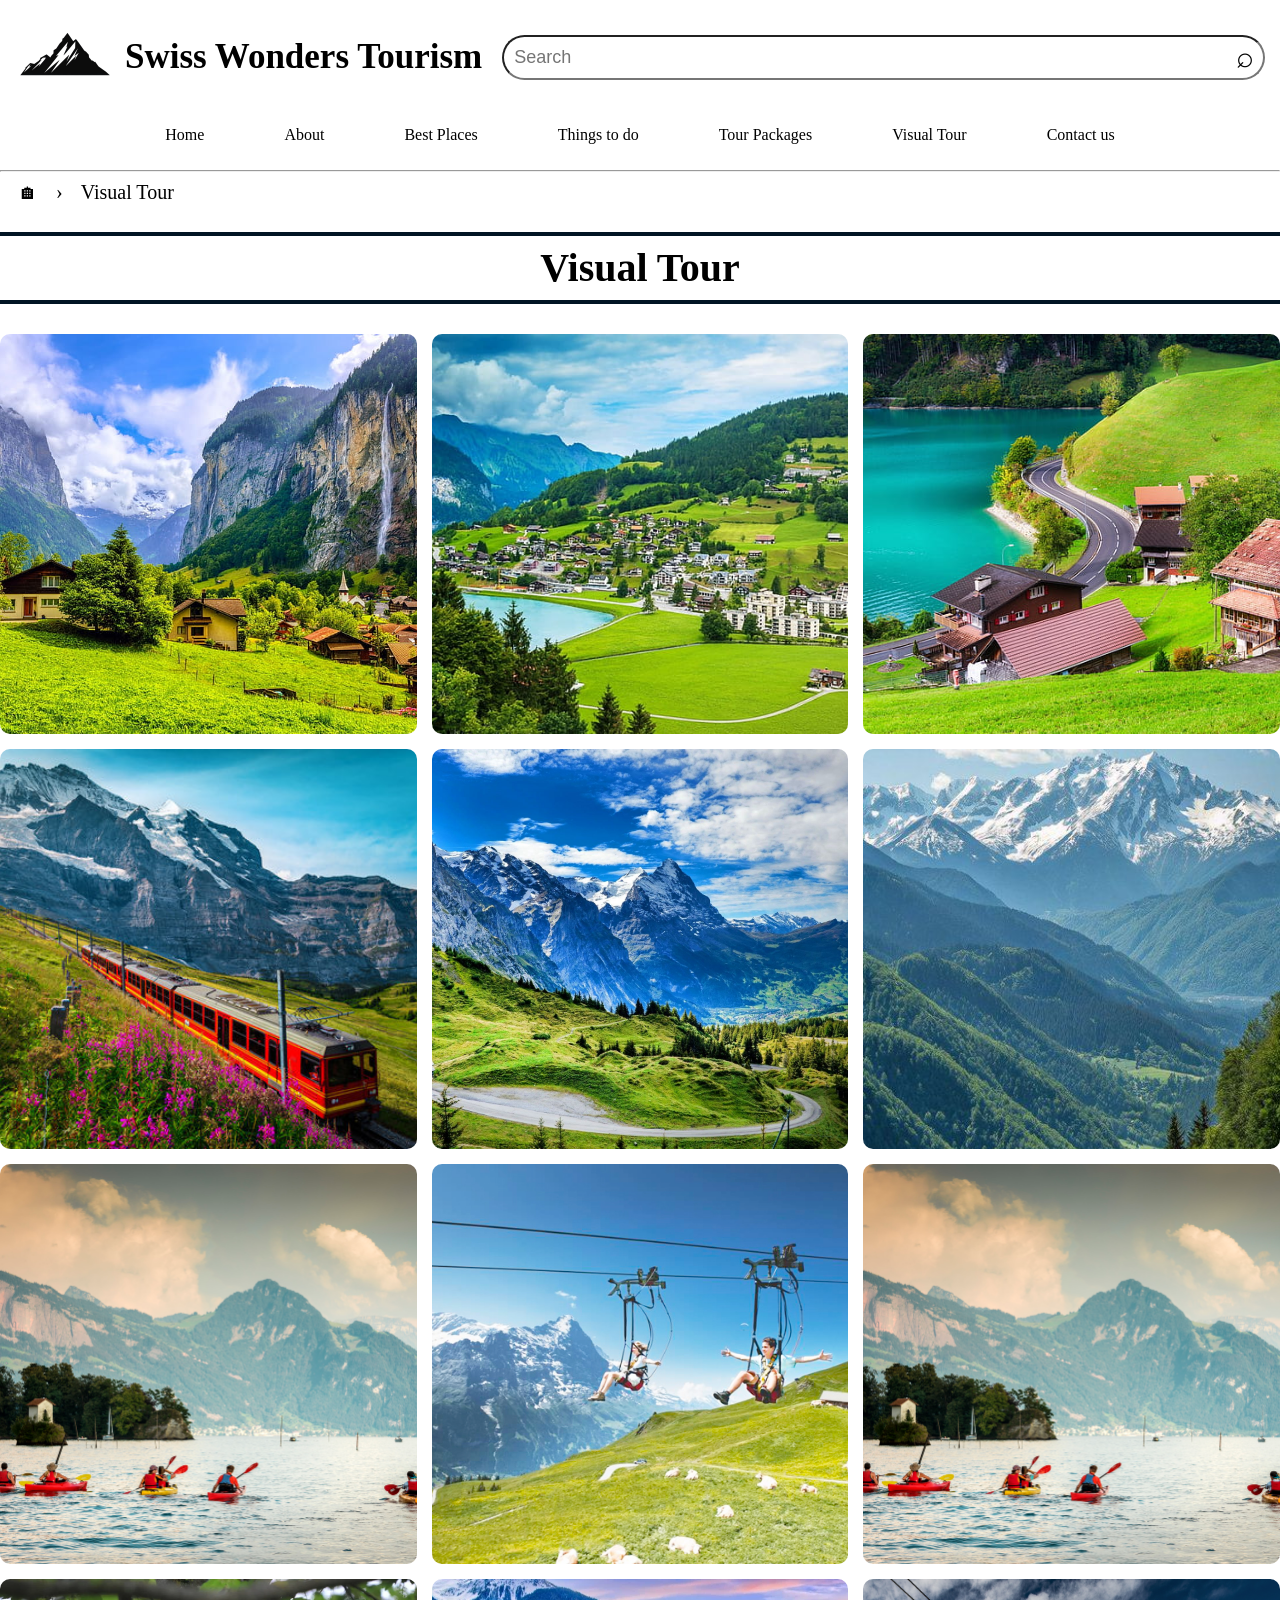
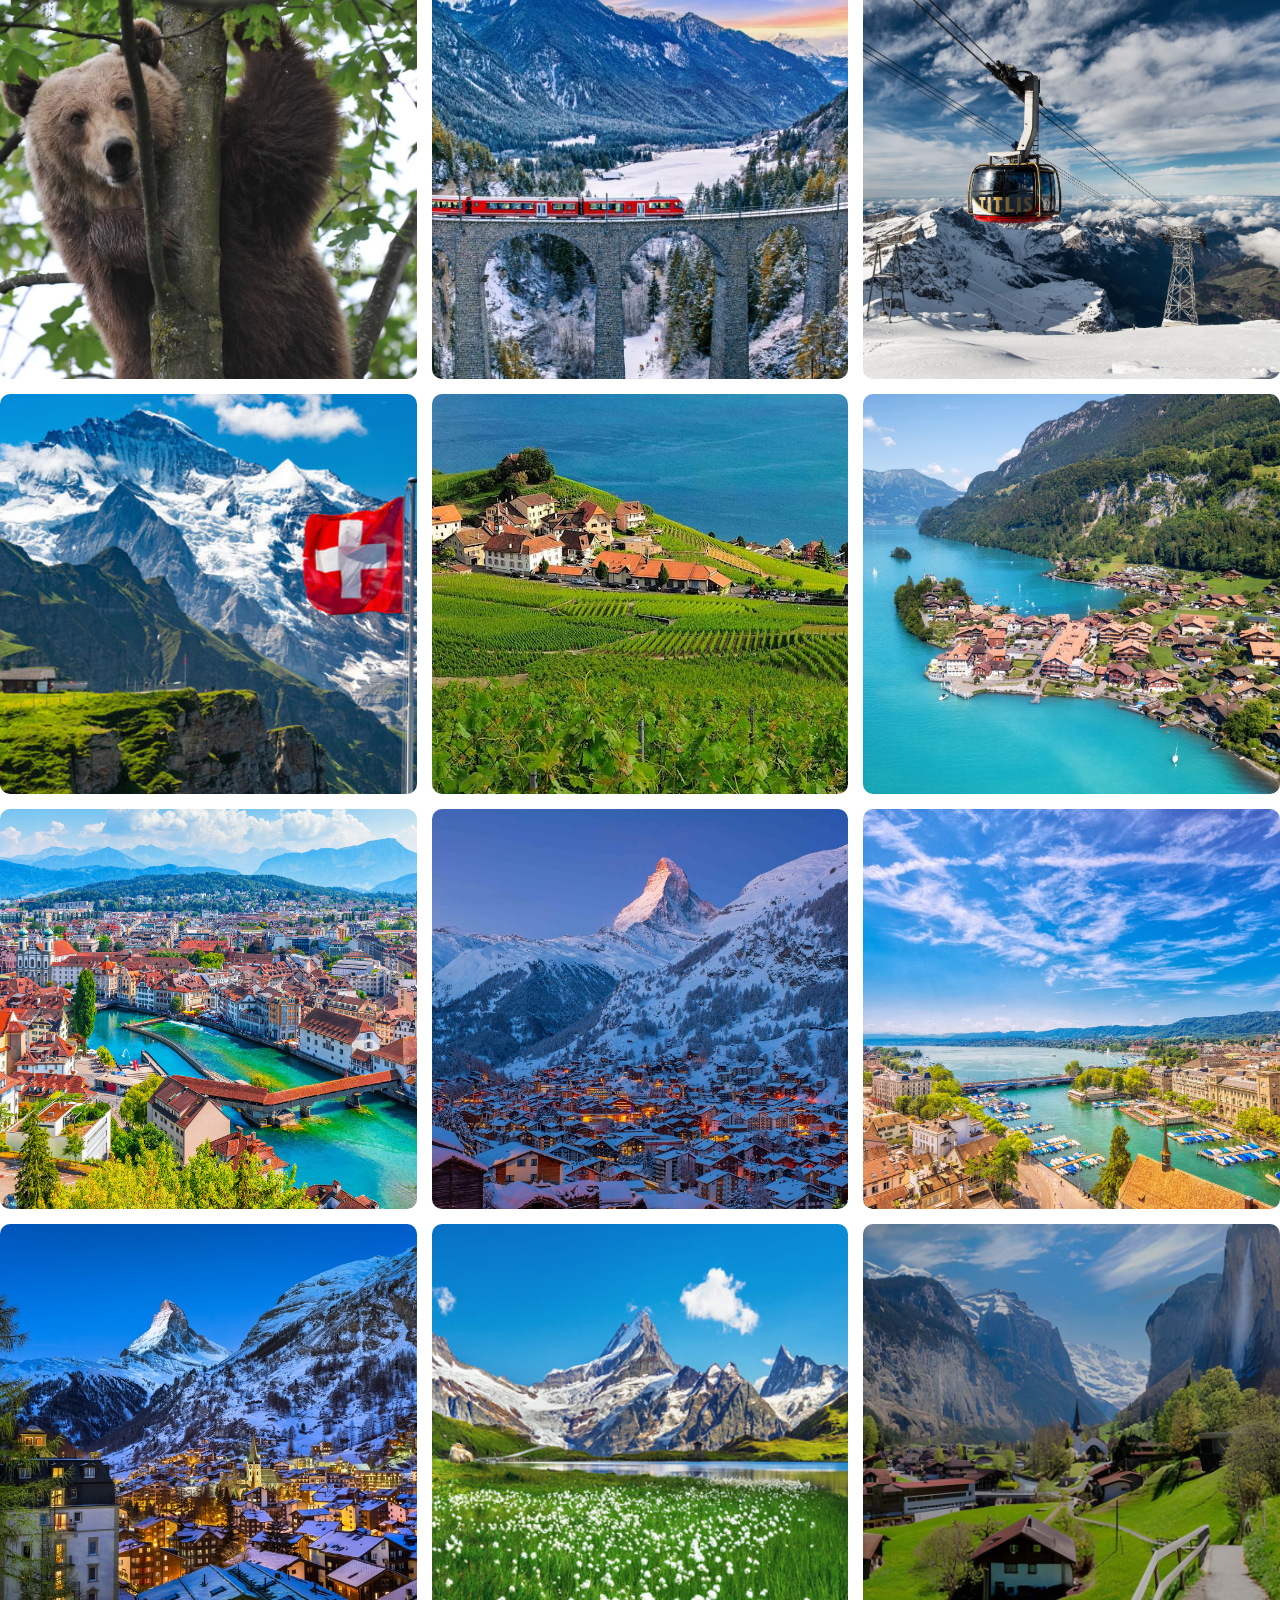
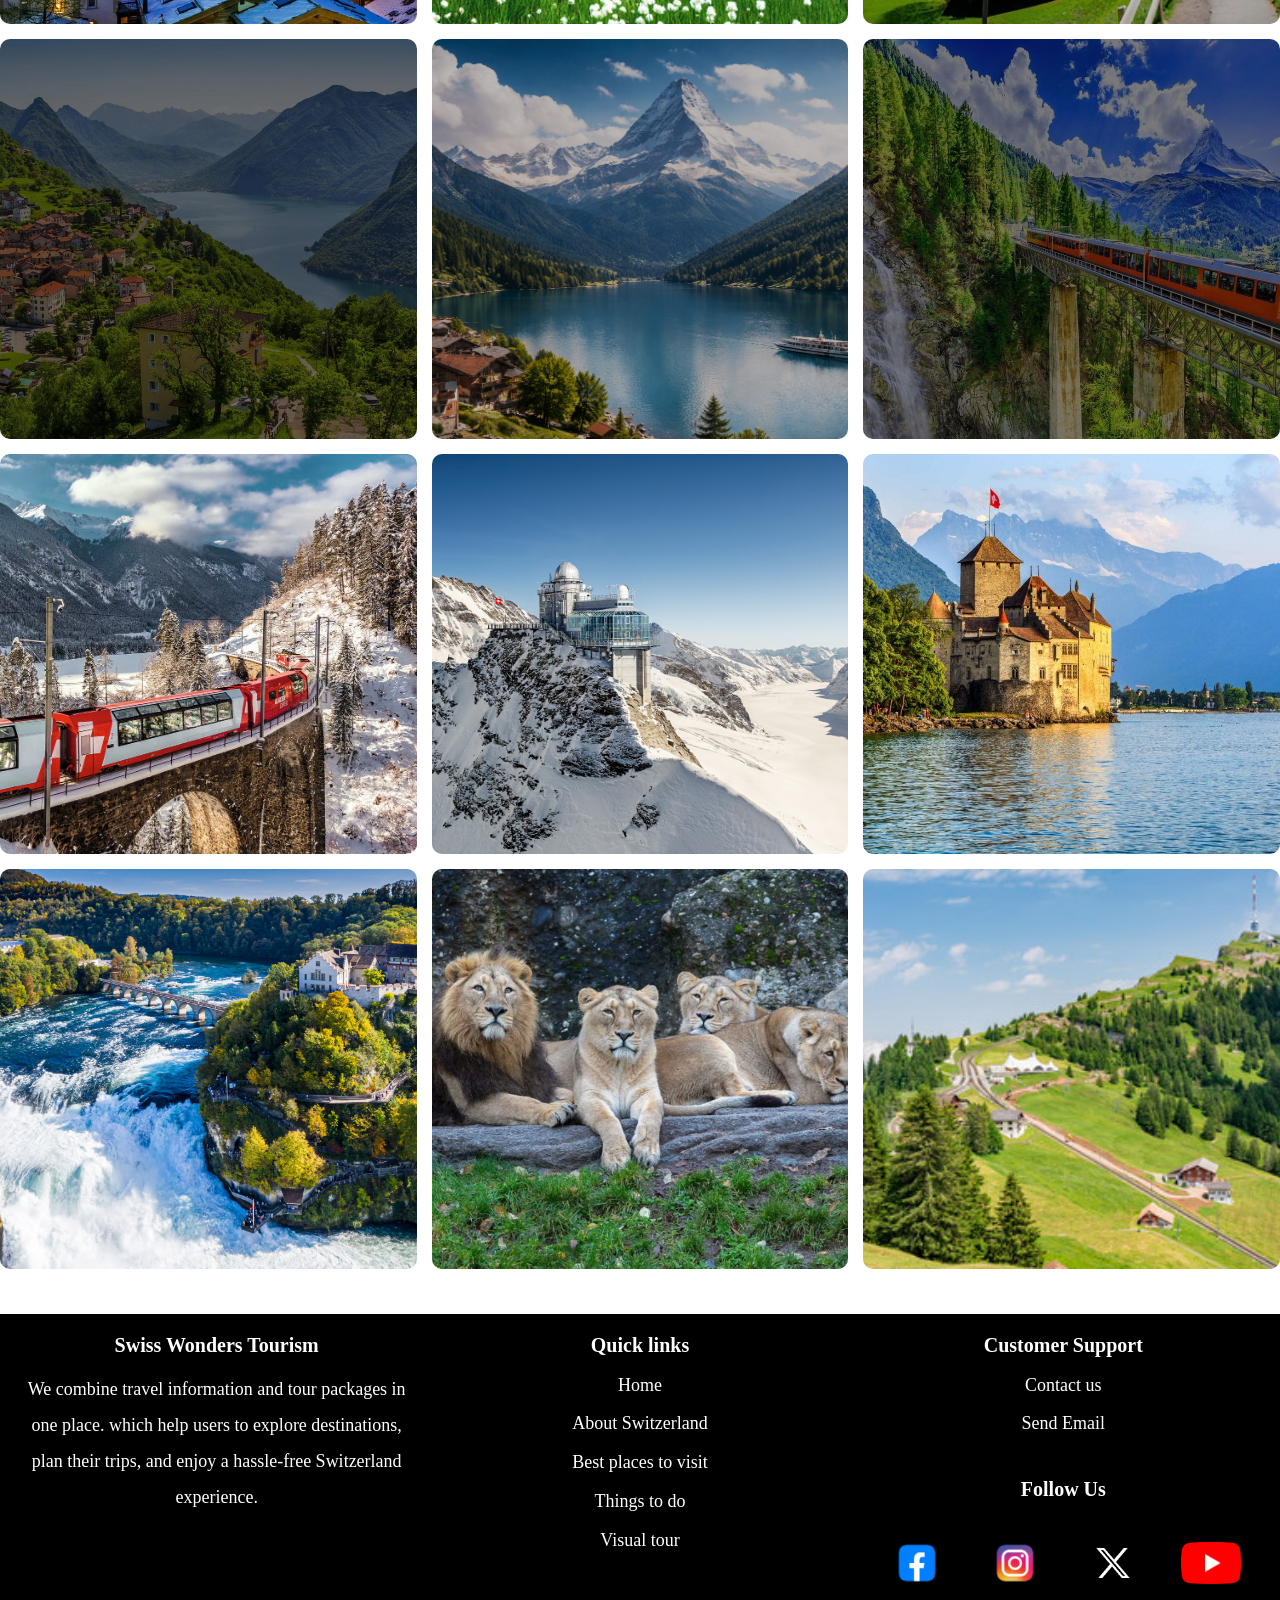
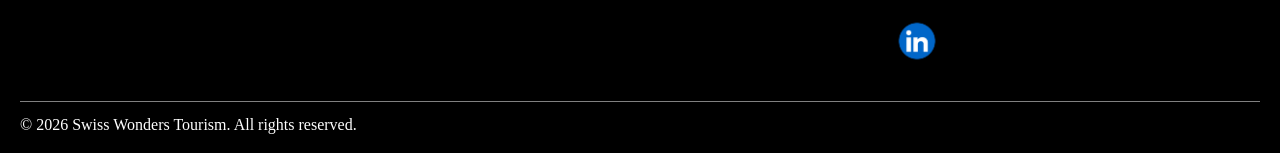
<file: visual.html>
<!DOCTYPE html>
<html lang="en">

<head>
    <meta charset="UTF-8">
    <meta name="viewport" content="width=device-width, initial-scale=1.0">
    <title>Swiss Wonders Tourism</title>
    <link rel="stylesheet" href="style.css">
</head>

<body>

<header>

        <div class="logo-container">
            <img src="Images/swiss logo.png" alt="Website Logo" >
            <h1>Swiss Wonders Tourism</h1>
        </div>
       
        <div class="search-container">
            <input type="text" placeholder="Search">
            <button type="button">⌕</button>
        </div>
  </div>
     <nav class="navbar">

        <ul class="nav-links">
            <li><a href="index.html">Home</a></li>
            <li><a href="about.html">About</a></li>
            <li><a href="places.html">Best Places</a></li>
            <li><a href="things.html">Things to do</a></li>
            <li><a href="packages.html">Tour Packages</a></li>
            <li><a href="visual.html">Visual Tour</a></li>
            <li><a href="contact.html">Contact us</a></li>
        </ul>

  </nav>

</header>

<hr>

<nav class="icon-nav">
    <a href="index.html">🏠︎ </a>
    <span class="arrow">›</span>
    <a href="visual tour.html">Visual Tour</a>
</nav>



<div class="grid-container">

  <h1> Visual Tour</h1>

  <div class="grid-items">

<img src="Images/visual2.png" alt="">
<img src="Images/visual3.png" alt="">
<img src="Images/visual4.png" alt="">
<img src="Images/visual5.png" alt="">
<img src="Images/visual6.png" alt="">
<img src="Images/visual7.png" alt="">
<img src="Images/visual8.png" alt="">
<img src="Images/visual9.png" alt="">
<img src="Images/visual8.png" alt="">
<img src="Images/bearpark.jpg" alt="">
<img src="Images/bernina.jpg" alt="">
<img src="Images/cablecar.jpg" alt="">
<img src="Images/culture.jpg" alt="">
<img src="Images/fam_Geneva.jpg" alt="">
<img src="Images/fam_interlaken.jpg" alt="">
<img src="Images/fam_Lucerne..jpg" alt="">
<img src="Images/fam_zermatt.jpg" alt="">
<img src="Images/fam_zurich.jpg" alt="">
<img src="Images/famousregions.jpg" alt="">
<img src="Images/geographycard.jpg" alt="">
<img src="Images/hero_about.jpg" alt="">
<img src="Images/hero_best.jpg" alt="">
<img src="Images/hero_home.png" alt="">
<img src="Images/hero_things.jpg" alt="">
<img src="Images/glacier.png" alt="">
<img src="Images/top_jungfraujoch.jpg" alt="">
<img src="Images/top_lakegeneva.jpeg" alt="">
<img src="Images/top_rhinefalls.jpg" alt="">
<img src="Images/zoo.jpg" alt="">
<img src="Images/Rigi.jpg" alt="">

</div>

</div>













<footer>

  <div class="footer-container">

      <div class="footer-column">
        <h3>Swiss Wonders Tourism</h3>
        <p> We combine travel information and tour packages in one place. which help users to explore destinations, plan their trips, and enjoy a hassle-free Switzerland experience. </p>
      </div>

    
     <div class="footer-column">
        <h3>Quick links</h3>
        <ul>
          <li><a href="index.html">Home</a></li>
          <li><a href="about.html">About Switzerland</a></li>
          <li><a href="places.html">Best places to visit</a></li>
          <li><a href="things to do.html">Things to do</a></li>
          <li><a href="visual tour.html">Visual tour</a></li>
        </ul>
    </div>

    <div class="footer-column">
       <h3>Customer Support</h3>
       <ul>
         <li><a href="contact.html">Contact us</a></li>
         <li><a href="mailto:Swizz.wonder@gmail.com">Send Email</a></li>
       </ul>

    <div class=" footer-icons">
       <h3>Follow Us</h3>
         <img src="Images/facebook.png" alt="Facebook">
         <img src="Images/instagram.png" alt="Instagram">
         <img src="Images/twitter.png" alt="Twitter">
         <img src="Images/youtube.png" alt="YouTube">
         <img src="Images/linkedin.png" alt="LinkedIn">
    </div>

  </div>

    <div class="footer-bottom">
       <p>© 2026 Swiss Wonders Tourism. All rights reserved.</p>
    </div>

</footer>

</body>
</html>
</file>
<file: style.css>
* {
    margin: 0;
    padding: 0;
    box-sizing: border-box;
}

body {
  font-family: Georgia, serif;
  line-height: 1.6;
  color: #000000;
  background-color: #ffffff;
}


header {
    position: sticky;
    top: 0;
    z-index: 1000;
    background-color: #ffffff;
    display: flex;
    flex-wrap: wrap;         
    align-items: center;
    justify-content: space-between;
    width: 100%;
    padding: 7px 15px;

}


.logo-container {
    display: flex;
    align-items: center;
    gap: 10px;
}

.logo-container img {
    height: 100px;
    width: auto;
}

.logo-container h1 {
    font-size: 35px;
    margin: 0;
    
}

.search-container {
    position: relative;
    display: flex;
    align-items: center;
    flex: 1;  
    margin-left: 20px; 
  
}

.search-container input {
    flex: 1;   
    font-size: 18px;
    border-radius: 50px;
    padding: 10px 50px 10px 10px;
    width: 100%;   
}

.search-container button {
    position: absolute;
    right: 10px;
    top: 50%;
    transform: translateY(-50%);
    font-size: 30px;
    cursor: pointer;
    border-radius: 100px;
    border: 1px solid transparent;
    transition: all 0.3s ease;
    background-color: white;
    color: black;
    
}

.search-container button:hover {
    background-color: rgba(255, 255, 255, 0.93);
    border: 1px solid rgba(0, 0, 0, 0.192);

}


.navbar {
    width: 100%;
    
}

.nav-links {
    display: flex;
    justify-content: center;
    gap: 50px;
    font-size: 16px;
    list-style: none;
    padding: 9px ;
    
}

.nav-links a {
    text-decoration: none;
    color: black;
    font-weight: 500;
    padding: 6px 15px;  
    border-radius: 20px;
    display: inline-block; 
    transition: all 0.3s ease;
    
}

.nav-links a:hover {
    color: white;
    background-color: black;
    border-radius: 20px;
}

html {
    scroll-behavior: smooth;
    scroll-padding-top: 180px;
}

.hero {
  display: flex;
  height: 85vh;
  width: 100%;
  background-image: url("Images/hero_home.png");
  background-size: cover;
  background-position: center;
  background-repeat: no-repeat;
  justify-content: center;  
  align-items: center; 
}

.hero-content {
    text-align: center;
    color: white;
    font-weight: bold;
    
}

.hero-content h1 {
    font-family: 'Cinzel', serif;
     font-size: 60px;
}

.hero-content p {
    font-family: 'Cormorant Garamond', serif;
    font-size: 20px;
    margin-bottom: 30px;
}

.hero-content a {
    font-family: 'Cormorant Garamond', serif;
     font-size: 20px;
}

.btn{
    display: inline-block;
    background: black;
    color: white;
    font-size: 20px;
    padding: 10px 20px;
    text-decoration: none;
    border-radius: 25px;
    transition: all 0.3s ease;
}

.btn:hover{
    transform: scale(1.05);
    background: #333;
}


.highlights h2 {
    margin-top: 30px;
    font-size: 30px;
}

.activities h2 {
    margin-top: 60px;
    font-size: 30px;
}

.highlights,
.activities {
    text-align: center;
    margin-bottom: 30px;
}


.card a {
    text-decoration: none;
    color: inherit;
    display: block;
}

.card-container {
    display: flex;
    justify-content: center;
    flex-wrap: wrap;
    gap: 40px;
    margin: 60px 50px;
}


.card {
    width: 400px;
    background-color: #ffffff;
    border: 3px solid #000000;
    border-radius: 12px;
    overflow: hidden;
    box-shadow: 0 5px 15px rgba(0, 0, 0, 0.15);
    transition: transform 0.3s ease;
    cursor: pointer;
}


.card a {
    text-decoration: none;
    color: inherit;
    display: block;
}

.card a {
  margin-top: auto;
  background: rgba(245, 244, 244, 0.666);
  color: rgb(0, 0, 0);
  text-align: center;
  border: none;
  padding: 12px;
  font-size: 16px;
  cursor: pointer;
}

.card a:hover {
  background: #fff8f8;
}

.card a.button {
    display: block;
    width: 90%;
    margin: 10px auto;
    padding: 10px 10px;
    background-color: #000000;
    color: #ffffff;
    text-align: center;
    text-decoration: none;
    border: 2px solid #000000;
    border-radius: 25px;
    font-size: 16px;
    transition: all 0.3s ease;
}

.card a.button:hover {
    background-color: #ffffff;
    color: #000000;
    transform: scale(1.03);
}

.card img {
    width: 100%;
    height: 300px;
    object-fit: cover;
    display: block;
}

.card h4 {
    text-align: center;
    margin: 0;
    padding: 12px;
    font-size: 18px;
    color: #000000;
}

.card:hover {
    transform: scale(1.05);
}

footer{
    background-color: #000000;
    margin-top: 40px;
    padding:15px 20px ;
    color: #ffffff;
    border-top: 5px solid;
    font-family: Georgia, serif;
    margin-bottom: 0;
}

.footer-container{
    display: flex;
    justify-content: space-evenly;
    flex-wrap: wrap;  
    gap: 30px;
}

.footer-column{
    flex: 1;
    min-width: 200px;
    text-align: center;

}

.footer-column h3{
    margin-bottom: 10px;
    font-size: 20px;
    
}

.footer-column p{
    line-height: 2.0;
    font-size: 18px;
}

.footer-column ul{
    list-style: none;
}


.footer-column ul li{
    margin-bottom: 10px;
    
}


.footer-column ul li a{
    text-decoration: none;
    color: white;
    font-size: 18px;
    font-family: 'Cinzel', serif;
}

.footer-column a:hover {
  color: #98d9ed;
  
}


.footer-icons{
    display: flex;
    margin-top: 25px;
    align-items: center;
    gap: 18px;
    flex-wrap: wrap;
}


.footer-icons h3{
    width: 100%;
    margin-bottom: 10px;
    margin-top: 10px;

}

.footer-icons img{
    width: 60px;
    height: 60px;
    object-fit: contain;
    cursor: pointer;
    margin-left: 20px;
}

.footer-icons img:hover {
    transform: scale(1.2);
   
}

.footer-bottom{
    border-top: 1px solid gray;
    padding-top: 10px;
    width: 100%;
}

.footer-bottom p{
    font-size: 16px; 
    
}


@media (max-width: 768px) {
    header {
        flex-direction: column;
    }

    .nav-links {
        flex-direction: column;
        align-items: center;
        gap: 20px;
        width: 100%;
    }

    .search-container {
        width: 100%;
        margin: 10px 0;
    }
}

.hero-about {
  background-image: url("Images/hero_about.jpg");
}

.icon-nav {
    display: flex;
    align-items: center;
    gap: 10px;
    font-size: 20px;
    font-family: Georgia, serif;
    margin-left: 10px;
}

.icon-nav a {
    text-decoration: none;
    color: black;
    padding: 4px 8px;
    display: inline-block;
    transition: all 0.3s ease;
}

.icon-nav a:hover {
    transform: scale(1.1);
}

.geography{
    display: flex;
    align-items: center;
    gap: 50px;
    padding-left: 50px;
    margin-top: 20px;
}

.geo-card{
    width: 300px;
    background: #f5f5f5;
    padding: 10px;
    border-radius: 15px;
    box-shadow: 0 2px 8px rgba(0,0,0,0.2);
    border: 2px solid #000;
}

.geo-card img{
    width: 100%;
    border-radius: 15px;
}

.geo-card h4{
    text-align: center;
    font-size: 24px;
    color: #000;
}


.culture{
    display: flex;
    align-items: center;
    gap: 50px;
    padding-left: 50px;
    margin-top: 50px;
}

.cul-card{
    width: 300px;
    background: #f5f5f5;
    padding: 10px;
    border-radius: 15px;
    box-shadow: 0 2px 8px rgba(0,0,0,0.2);
    border: 2px solid #000;
}

.cul-card img{
    width: 100%;
    border-radius: 15px;
}

.cul-card h4{
    text-align: center;
    font-size: 24px;
    color: #000;
}


.points{
    max-width: 100%;
}

.points li{
    margin-bottom: 10px;
    line-height: 3.5;
    font-size: 18px;
}

.map-section h2{
    text-align: center;
    font-size: 24px;
    color: #000;
    margin-top: 40px;
    margin-bottom: 20px;
}

.hero-places{
  background-image: url("Images/hero_best.jpg");
}


.category-heading h2{
    text-align: center;
    font-size: 35px;
    margin-top: 20px;
}
    
.category-card{
    display: flex;
    justify-content: center;
    gap: 40px;
    flex-wrap: wrap;
    margin-top: 30px;
}


.cat-card{
    width: 500px;
    height: auto;
    background: #fff;
    border: 4px solid #000;
    border-radius: 20px;
    overflow: hidden;
    box-shadow: 0 4px 12px rgba(0,0,0,0.2);
    text-align: center;
    transition: all 0.3s ease;
    margin-bottom: 100px;
}

.cat-card img{

    width: 100%;
    height: 300px;
    object-fit: cover;
    transition: 0.3s ease;
    cursor: pointer;
}


.cat-card h2{
    font-size: 20px;
    margin: 12px 12px;
    color: #000;
}

.cat-card:hover , hover img{
    transform: scale(1.1);
}


.place-section {
  align-items: center;
  margin-top: 40px;
  gap: 40px;

}

.place-section h1{
    font-family: 'Playfair Display', serif;
    text-align: center;
    font-size: 40px;
    margin: 12px 12px;
    color: #000;
    border-bottom: 4px solid #000000;
    border-top: 4px solid #000000;


}

.place {
  display: flex;
  flex-direction: column;
  background: white;
  border-radius: 12px;
  
}


.place h3 {
  font-family: 'Cormorant Garamond', serif;
  text-align: center;
  font-size: 30px;
  font-weight: bold;
  margin-top: 40px;
 
}


.place img {
  width: 80%;          
  height: 400px;
  object-fit: cover;
  border-radius: 10px;
  display: block;      
  margin: 10px auto;
}


.place p{
  font-family: Georgia, serif;  
  text-align: center;
  width: 80%;
  margin: 0 auto;
  font-size: 18px;
  line-height: 1.6;
}


@media (max-width: 768px) {
  .place img {
    height: 180px;
  }
}

.hero-things{
  background-image: url("Images/hero_things.jpg");
}

.things-category {
    display: grid;
    grid-template-columns: repeat(4, 1fr);
    gap: 40px;
    justify-items: center;
    padding: 40px;
}


.things-card {
    width: 330px;
    height: auto;
    background: #e6e6e6;
    border: 4px solid #555;
    border-radius: 20px;
    text-align: center;
    padding: 7px;
    
}


.things-card img {
    width: 100%;
    height: 320px;
    object-fit: cover;
    border-radius: 10px;
}


.things-card h4 {
    font-size: 18px;
    margin-bottom: 10px;
}


.things-card a {
    width: 100%;
    padding: 2px;
    
}


@media (max-width: 900px) {
    .things-category {
        grid-template-columns: repeat(2, 1fr);
    }
}

@media (max-width: 500px) {
    .things-category {
        grid-template-columns: 1fr;
    }
}

.detail-container{
      display: flex;
      flex-direction: column;
      justify-content: center;
      align-items: center;
}


.detail-container h1{
    width: 100%;
    text-align: center;
    font-size: 40px;
    margin: 12px 12px;
    color: #000;
    border-bottom: 4px solid #000000;
    border-top: 4px solid #000000;
 }


.detail-card {
  width: 80%;
  margin: 30px auto;
  background: rgba(179, 197, 217, 0.474);
  padding: 20px;
  border-radius: 12px;
  transition: transform 0.3s ease;
}

.detail-card:hover {
  transform: scale(1.1);
}

.detail-card h2 {
  margin-bottom: 10px;
  font-size: 26px;
}

.detail-card p {
  line-height: 2;
  font-size: 20px;
  color: #292828;
}

.grid-container h1{
    text-align: center;
    font-size: 40px;
    color: #000;
    border-bottom: 4px solid #011524;
    border-top: 4px solid #011524;
    margin-top: 20px;
    margin-bottom: 30px;
}
.grid-items {
  display: grid;
  grid-template-columns: repeat(auto-fit, minmax(400px, 1fr));
  gap: 15px;
}

.grid-items img {
  width: 100%;
  height: 400px;
  object-fit: cover;
  border-radius: 10px;
  display: block;
}

.hero-packages{
  background-image: url(Images/hero_packages.jpg);
}



.packages-container {
  margin-top: 20px;
  display: flex;
  justify-content: center;
  gap: 30px;
}



.card-content {
  padding: 12px;
}

.duration {
  font-size: 14px;
  color: #333;
  margin-bottom: 8px;
}

.card h3 {
  font-size: 18px;
  margin: 5px 0 10px;
  line-height: 1.3;
}

.price-title {
  font-weight: bold;
  margin: 5px 0;
}

.price-desc {
  font-size: 14px;
  color: #444;
}


.contact-container {
    width: 100%;
  
}

.con-title {
    text-align: center;
    border-bottom: 2px solid #000;
    padding-bottom: 10px;
}


.con-info {
    display: flex;
    justify-content: space-around;
    text-align: center;
    margin: 20px 0;
}

.info-box {
    width: 100%;
}

.icon {
    font-size: 40px;
}


.form-container {
    width: 70%;
    border: 2px solid #000;
    padding: 20px;
    background:rgba(0, 0, 0, 0.152);
    border-radius: 10px;
    margin-left: 210px;
    margin-top: 20px;
}

.form-container h2 {
    text-align: center;
    font-size: 26px;
    text-decoration: underline;
}


form label {
    display: block;
    margin-top: 10px;
}

form input,
form textarea {
    width: 100%;
    padding: 8px;
    margin-top: 5px;
    border-radius: 6px;
    border: 2px solid #000000;
}

.row {
    display: flex;
    gap: 20px;
}

.row div{
    flex: 1;
}


.checkbox-group {
    display: flex;
    gap: 20px;
    margin-top: 10px;
}


.faq-container{
   width: 100%;
   background: #fff;
   border-radius: 7px;
   box-shadow: 1px 2px 4px rgba(0,0,0,.3);
}

.faq-container h3{
   margin-top: 50px;
   background: #000000;
   border-radius: 7px 7px 0px 0px;
   padding: 10px;
   color: #fff;
   text-align: center;
  
}


details{
   background: rgba(0, 0, 0, 0.121);
   padding: 10px 20px;
   border-radius: 7px;
   font-family: Georgia, serif;
   margin-top: 20px;
   font-size: 16px;
   letter-spacing: 2px;
   cursor: pointer;
}

details summary{
   font-weight: bold;
   font-size: 18px;
}
</file>
